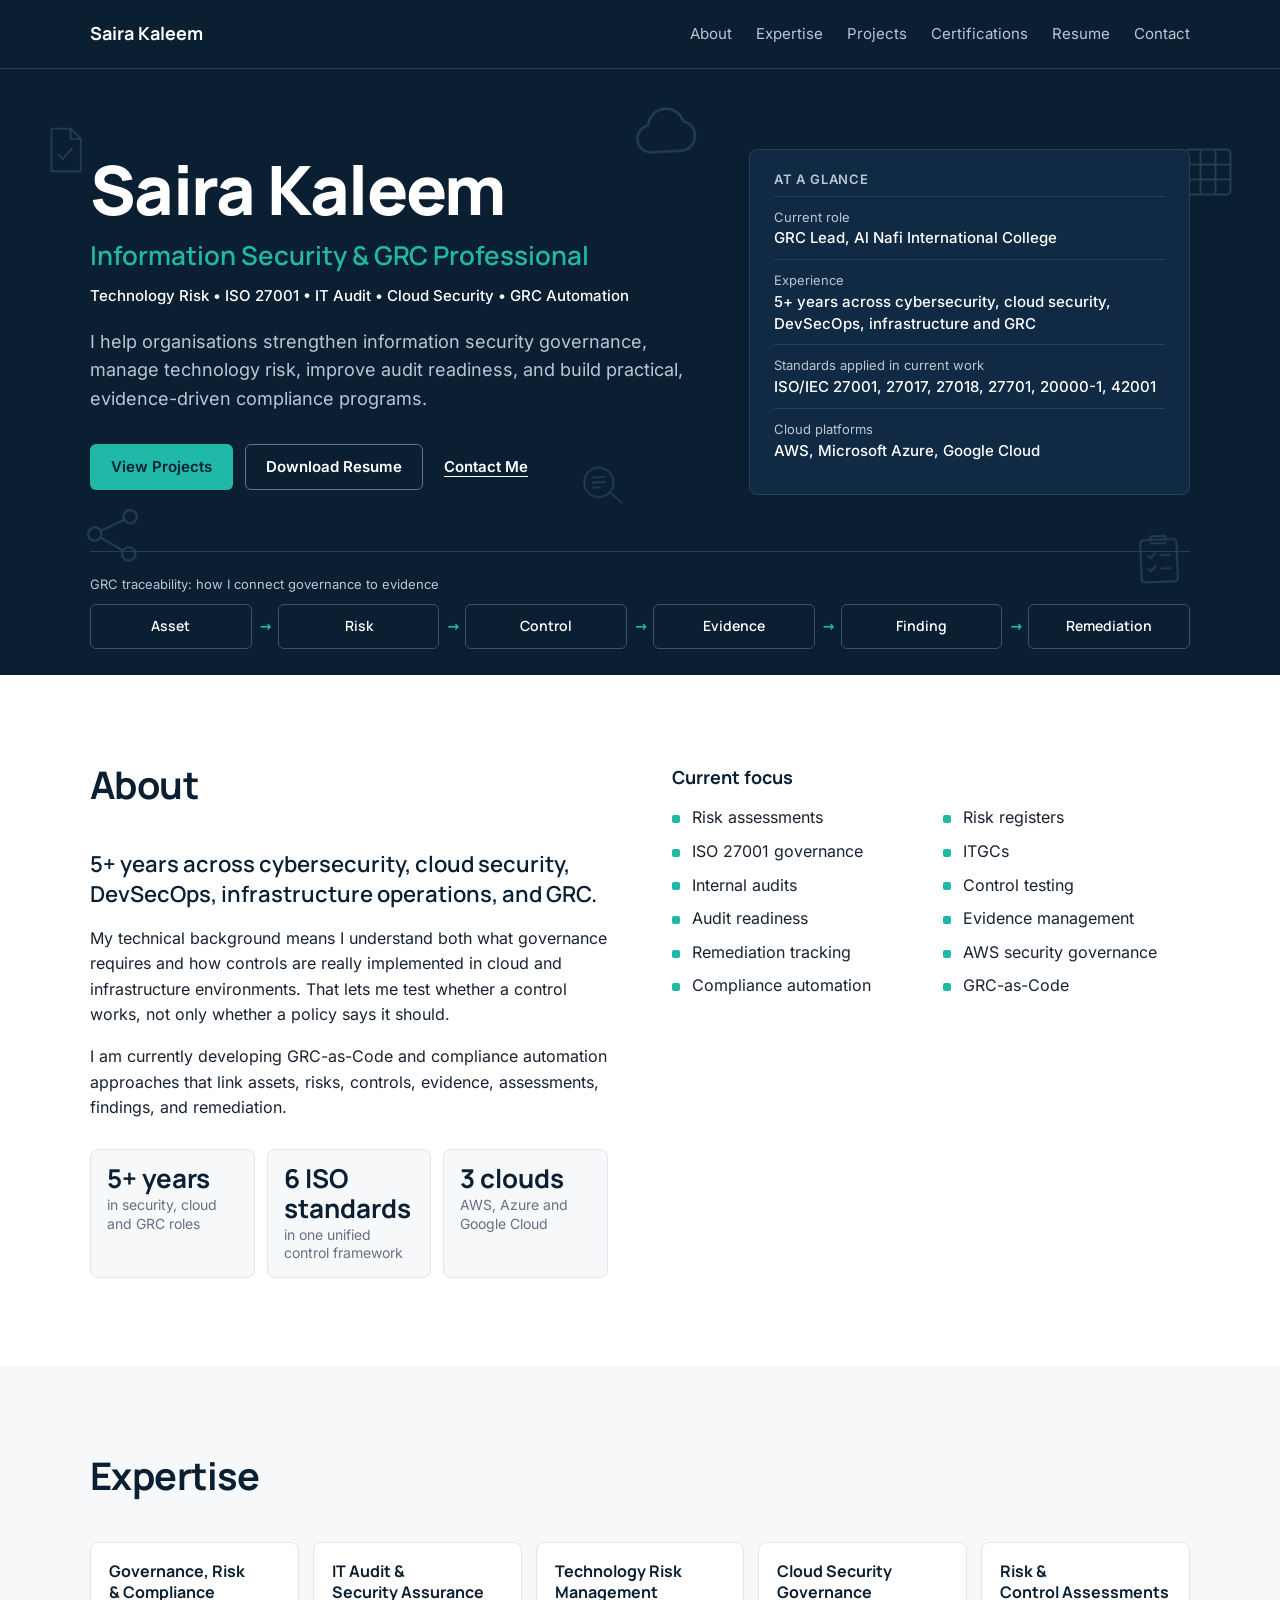
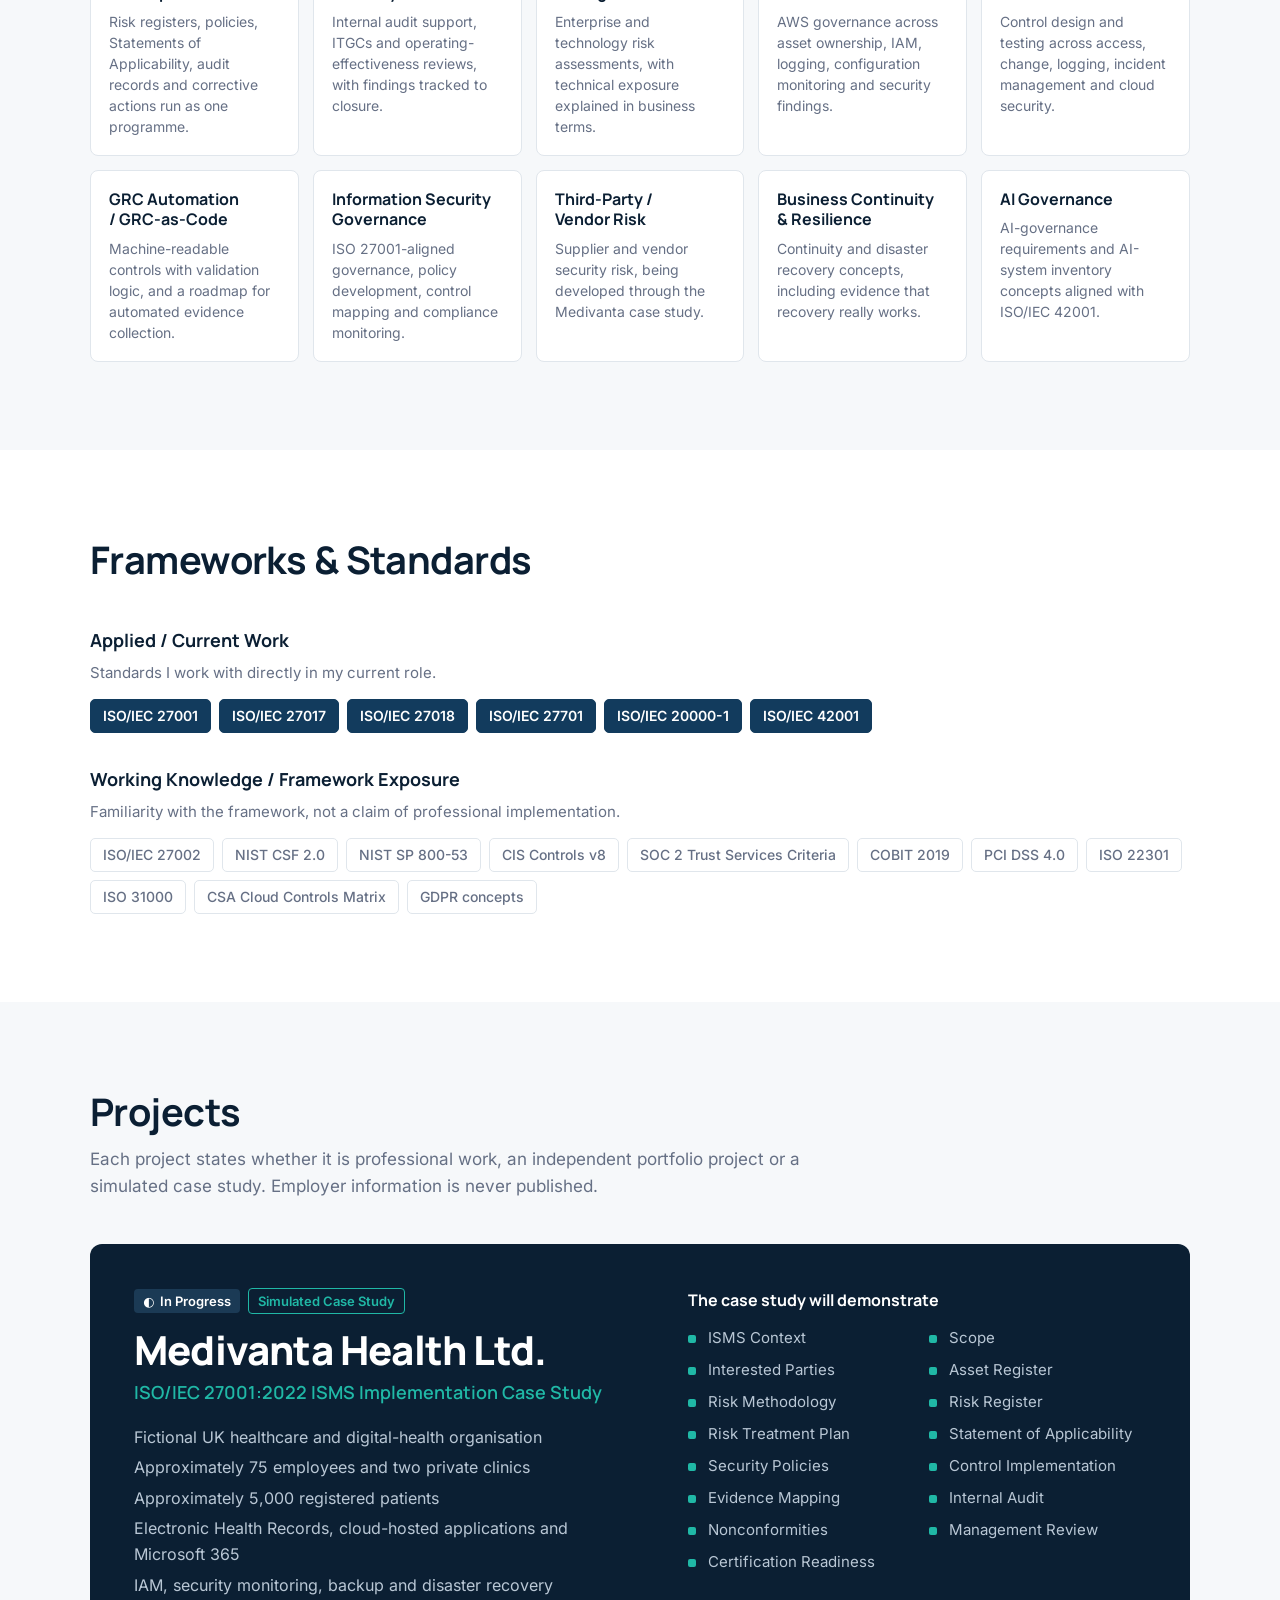
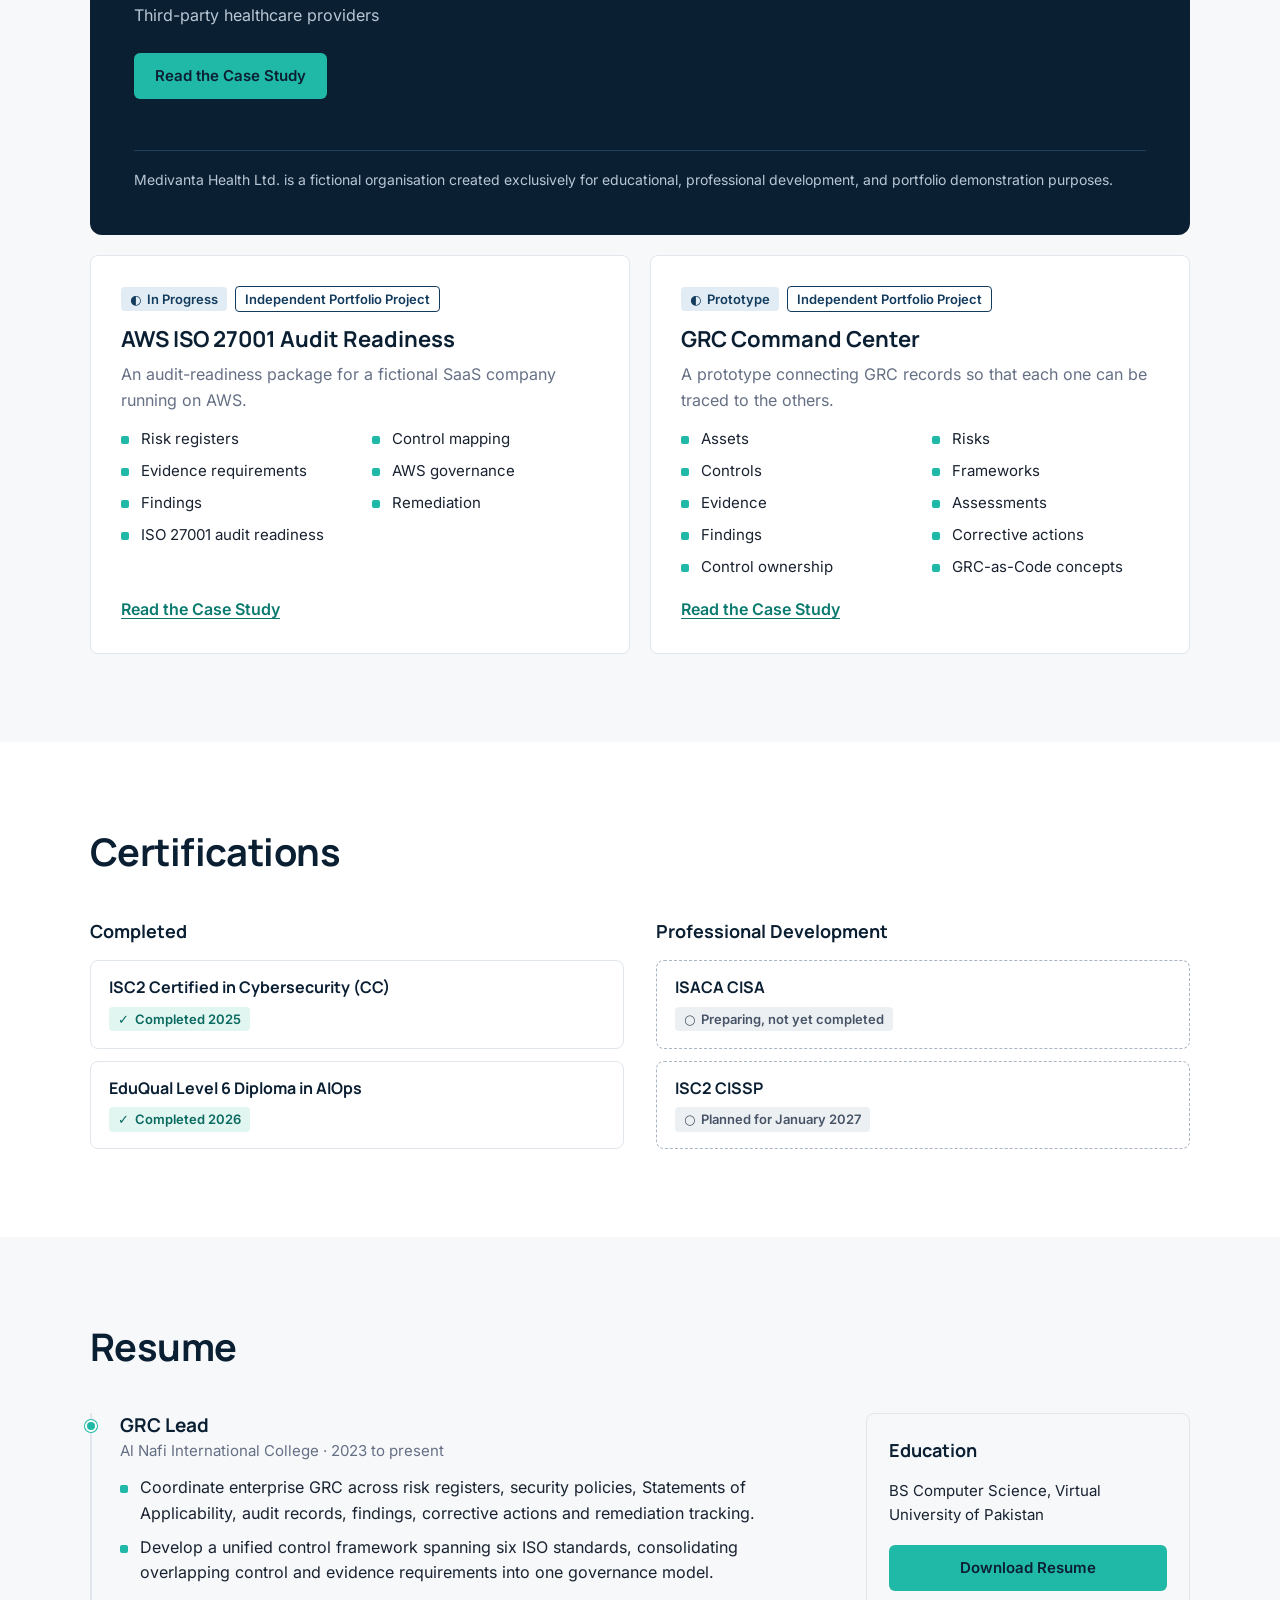
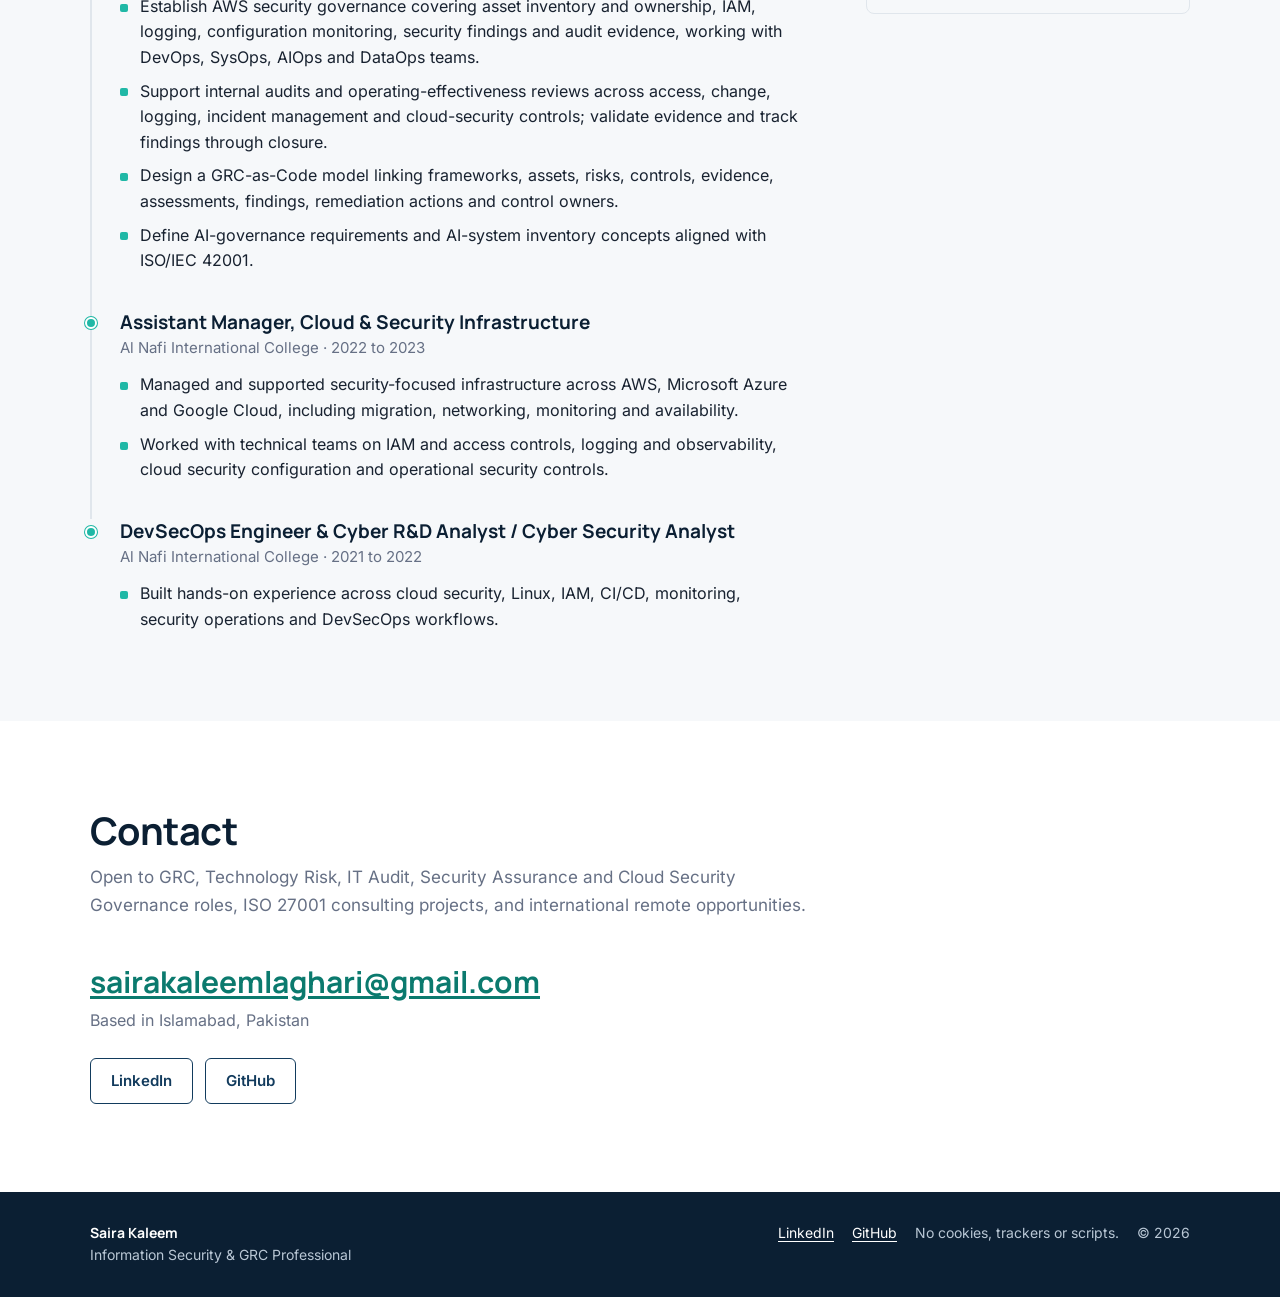
<file: index.html>
<!doctype html>
<html lang="en">
<head>
  <meta charset="utf-8">
  <meta name="viewport" content="width=device-width, initial-scale=1">
  <meta http-equiv="Content-Security-Policy" content="default-src 'none'; style-src 'self'; img-src 'self'; font-src 'self'; base-uri 'none'; form-action 'none'">
  <meta name="referrer" content="strict-origin-when-cross-origin">
  <title>Saira Kaleem | Information Security &amp; GRC Professional</title>
  <meta name="description" content="Information Security and GRC professional with 5+ years across technology risk, ISO 27001, IT audit and controls, cloud security, AWS governance and GRC automation.">
  <link rel="canonical" href="https://saira521.github.io/">
  <meta property="og:title" content="Saira Kaleem | Information Security &amp; GRC Professional">
  <meta property="og:description" content="Technology risk, ISO 27001, IT audit, cloud security and GRC automation. Portfolio and case studies.">
  <meta property="og:type" content="website">
  <meta property="og:url" content="https://saira521.github.io/">
  <link rel="icon" href="assets/favicon.svg" type="image/svg+xml">
  <link rel="preload" href="assets/fonts/manrope-var.woff2" as="font" type="font/woff2" crossorigin>
  <link rel="stylesheet" href="assets/styles.css">
  <script type="application/ld+json">
  {"@context":"https://schema.org","@type":"Person","name":"Saira Kaleem","jobTitle":"Information Security & GRC Professional","url":"https://saira521.github.io/","sameAs":["https://www.linkedin.com/in/sairakaleem/","https://github.com/Saira521"]}
  </script>
</head>
<body>
<a class="skip" href="#main">Skip to content</a>

<header class="site-head">
  <div class="wrap">
    <a class="brand" href="#top">Saira Kaleem</a>
    <nav class="nav" aria-label="Main">
      <a href="#about">About</a>
      <a href="#expertise">Expertise</a>
      <a href="#projects">Projects</a>
      <a href="#certifications">Certifications</a>
      <a href="#resume">Resume</a>
      <a href="#contact">Contact</a>
    </nav>
  </div>
</header>

<main id="main">
  <section class="hero" id="top">
    <div class="float-icons" aria-hidden="true"><span class="fi fi-1"></span><span class="fi fi-2"></span><span class="fi fi-3"></span><span class="fi fi-4"></span><span class="fi fi-5"></span><span class="fi fi-6"></span></div>
    <div class="wrap hero-grid">
      <div>
        <h1>Saira Kaleem</h1>
        <p class="hero-role">Information Security &amp; GRC Professional</p>
        <p class="hero-sub">Technology Risk • ISO 27001 • IT Audit • Cloud Security • GRC Automation</p>
        <p class="hero-intro">I help organisations strengthen information security governance, manage technology risk, improve audit readiness, and build practical, evidence-driven compliance programs.</p>
        <div class="actions">
          <a class="btn btn-primary" href="#projects">View Projects</a>
          <a class="btn btn-outline-dark" href="assets/Saira_Kaleem_Resume.pdf" download>Download Resume</a>
          <a class="btn btn-link-dark" href="#contact">Contact Me</a>
        </div>
      </div>
      <aside class="glance" aria-labelledby="glance-title">
        <h2 id="glance-title">At a glance</h2>
        <dl>
          <div><dt>Current role</dt><dd>GRC Lead, Al Nafi International College</dd></div>
          <div><dt>Experience</dt><dd>5+ years across cybersecurity, cloud security, DevSecOps, infrastructure and GRC</dd></div>
          <div><dt>Standards applied in current work</dt><dd>ISO/IEC 27001, 27017, 27018, 27701, 20000-1, 42001</dd></div>
          <div><dt>Cloud platforms</dt><dd>AWS, Microsoft Azure, Google Cloud</dd></div>
        </dl>
      </aside>
    </div>
    <div class="wrap">
      <div class="trace-strip">
        <p class="trace-label" id="trace-label">GRC traceability: how I connect governance to evidence</p>
        <ol class="flow flow-dark" aria-labelledby="trace-label">
          <li>Asset</li><li>Risk</li><li>Control</li><li>Evidence</li><li>Finding</li><li>Remediation</li>
        </ol>
      </div>
    </div>
  </section>

  <section class="section" id="about">
    <div class="wrap about-grid">
      <div class="about-text">
        <div class="section-head"><h2>About</h2></div>
        <p class="about-lede">5+ years across cybersecurity, cloud security, DevSecOps, infrastructure operations, and GRC.</p>
        <p>My technical background means I understand both what governance requires and how controls are really implemented in cloud and infrastructure environments. That lets me test whether a control works, not only whether a policy says it should.</p>
        <p>I am currently developing GRC-as-Code and compliance automation approaches that link assets, risks, controls, evidence, assessments, findings, and remediation.</p>
        <div class="stats">
          <div class="stat"><strong>5+ years</strong><span>in security, cloud and GRC roles</span></div>
          <div class="stat"><strong>6 ISO standards</strong><span>in one unified control framework</span></div>
          <div class="stat"><strong>3 clouds</strong><span>AWS, Azure and Google Cloud</span></div>
        </div>
      </div>
      <div>
        <h3 class="h-sub">Current focus</h3>
        <ul class="ticks ticks-2">
          <li>Risk assessments</li><li>Risk registers</li>
          <li>ISO 27001 governance</li><li>ITGCs</li>
          <li>Internal audits</li><li>Control testing</li>
          <li>Audit readiness</li><li>Evidence management</li>
          <li>Remediation tracking</li><li>AWS security governance</li>
          <li>Compliance automation</li><li>GRC-as-Code</li>
        </ul>
      </div>
    </div>
  </section>

  <section class="section section-alt" id="expertise">
    <div class="wrap">
      <div class="section-head"><h2>Expertise</h2></div>
      <div class="expertise-grid">
        <article class="expertise-card"><h3>Governance, Risk &amp; Compliance</h3><p>Risk registers, policies, Statements of Applicability, audit records and corrective actions run as one programme.</p></article>
        <article class="expertise-card"><h3>IT Audit &amp; Security Assurance</h3><p>Internal audit support, ITGCs and operating-effectiveness reviews, with findings tracked to closure.</p></article>
        <article class="expertise-card"><h3>Technology Risk Management</h3><p>Enterprise and technology risk assessments, with technical exposure explained in business terms.</p></article>
        <article class="expertise-card"><h3>Cloud Security Governance</h3><p>AWS governance across asset ownership, IAM, logging, configuration monitoring and security findings.</p></article>
        <article class="expertise-card"><h3>Risk &amp; Control Assessments</h3><p>Control design and testing across access, change, logging, incident management and cloud security.</p></article>
        <article class="expertise-card"><h3>GRC Automation / GRC-as-Code</h3><p>Machine-readable controls with validation logic, and a roadmap for automated evidence collection.</p></article>
        <article class="expertise-card"><h3>Information Security Governance</h3><p>ISO 27001-aligned governance, policy development, control mapping and compliance monitoring.</p></article>
        <article class="expertise-card"><h3>Third-Party / Vendor Risk</h3><p>Supplier and vendor security risk, being developed through the Medivanta case study.</p></article>
        <article class="expertise-card"><h3>Business Continuity &amp; Resilience</h3><p>Continuity and disaster recovery concepts, including evidence that recovery really works.</p></article>
        <article class="expertise-card"><h3>AI Governance</h3><p>AI-governance requirements and AI-system inventory concepts aligned with ISO/IEC 42001.</p></article>
      </div>
    </div>
  </section>

  <section class="section" id="frameworks">
    <div class="wrap">
      <div class="section-head"><h2>Frameworks &amp; Standards</h2></div>
      <div class="framework-group">
        <h3 class="h-sub">Applied / Current Work</h3>
        <p class="framework-note">Standards I work with directly in my current role.</p>
        <ul class="framework-list">
          <li class="framework-badge framework-badge-applied">ISO/IEC 27001</li>
          <li class="framework-badge framework-badge-applied">ISO/IEC 27017</li>
          <li class="framework-badge framework-badge-applied">ISO/IEC 27018</li>
          <li class="framework-badge framework-badge-applied">ISO/IEC 27701</li>
          <li class="framework-badge framework-badge-applied">ISO/IEC 20000-1</li>
          <li class="framework-badge framework-badge-applied">ISO/IEC 42001</li>
        </ul>
      </div>
      <div class="framework-group">
        <h3 class="h-sub">Working Knowledge / Framework Exposure</h3>
        <p class="framework-note">Familiarity with the framework, not a claim of professional implementation.</p>
        <ul class="framework-list">
          <li class="framework-badge">ISO/IEC 27002</li>
          <li class="framework-badge">NIST CSF 2.0</li>
          <li class="framework-badge">NIST SP 800-53</li>
          <li class="framework-badge">CIS Controls v8</li>
          <li class="framework-badge">SOC 2 Trust Services Criteria</li>
          <li class="framework-badge">COBIT 2019</li>
          <li class="framework-badge">PCI DSS 4.0</li>
          <li class="framework-badge">ISO 22301</li>
          <li class="framework-badge">ISO 31000</li>
          <li class="framework-badge">CSA Cloud Controls Matrix</li>
          <li class="framework-badge">GDPR concepts</li>
        </ul>
      </div>
    </div>
  </section>

  <section class="section section-alt" id="projects">
    <div class="wrap">
      <div class="section-head">
        <h2>Projects</h2>
        <p>Each project states whether it is professional work, an independent portfolio project or a simulated case study. Employer information is never published.</p>
      </div>

      <article class="project-card-featured project-featured">
        <div>
          <div class="label-row">
            <span class="status status-active"><span aria-hidden="true">◐</span> In Progress</span>
            <span class="type-badge">Simulated Case Study</span>
          </div>
          <h3>Medivanta Health Ltd.</h3>
          <p class="project-subtitle">ISO/IEC 27001:2022 ISMS Implementation Case Study</p>
          <ul class="project-facts">
            <li>Fictional UK healthcare and digital-health organisation</li>
            <li>Approximately 75 employees and two private clinics</li>
            <li>Approximately 5,000 registered patients</li>
            <li>Electronic Health Records, cloud-hosted applications and Microsoft 365</li>
            <li>IAM, security monitoring, backup and disaster recovery</li>
            <li>Third-party healthcare providers</li>
          </ul>
          <a class="btn btn-primary" href="projects/medivanta-isms.html">Read the Case Study</a>
        </div>
        <div>
          <h4>The case study will demonstrate</h4>
          <ul class="ticks ticks-2">
            <li>ISMS Context</li><li>Scope</li>
            <li>Interested Parties</li><li>Asset Register</li>
            <li>Risk Methodology</li><li>Risk Register</li>
            <li>Risk Treatment Plan</li><li>Statement of Applicability</li>
            <li>Security Policies</li><li>Control Implementation</li>
            <li>Evidence Mapping</li><li>Internal Audit</li>
            <li>Nonconformities</li><li>Management Review</li>
            <li>Certification Readiness</li>
          </ul>
        </div>
        <p class="disclaimer">Medivanta Health Ltd. is a fictional organisation created exclusively for educational, professional development, and portfolio demonstration purposes.</p>
      </article>

      <div class="project-grid">
        <article class="project-card">
          <div class="label-row">
            <span class="status status-active"><span aria-hidden="true">◐</span> In Progress</span>
            <span class="type-badge">Independent Portfolio Project</span>
          </div>
          <h3>AWS ISO 27001 Audit Readiness</h3>
          <p>An audit-readiness package for a fictional SaaS company running on AWS.</p>
          <ul class="ticks ticks-2">
            <li>Risk registers</li><li>Control mapping</li>
            <li>Evidence requirements</li><li>AWS governance</li>
            <li>Findings</li><li>Remediation</li>
            <li>ISO 27001 audit readiness</li>
          </ul>
          <a class="card-link" href="projects/aws-iso27001-audit-readiness.html">Read the Case Study</a>
        </article>
        <article class="project-card">
          <div class="label-row">
            <span class="status status-active"><span aria-hidden="true">◐</span> Prototype</span>
            <span class="type-badge">Independent Portfolio Project</span>
          </div>
          <h3>GRC Command Center</h3>
          <p>A prototype connecting GRC records so that each one can be traced to the others.</p>
          <ul class="ticks ticks-2">
            <li>Assets</li><li>Risks</li>
            <li>Controls</li><li>Frameworks</li>
            <li>Evidence</li><li>Assessments</li>
            <li>Findings</li><li>Corrective actions</li>
            <li>Control ownership</li><li>GRC-as-Code concepts</li>
          </ul>
          <a class="card-link" href="projects/grc-command-center.html">Read the Case Study</a>
        </article>
      </div>
    </div>
  </section>

  <section class="section" id="certifications">
    <div class="wrap">
      <div class="section-head"><h2>Certifications</h2></div>
      <div class="cert-grid">
        <div>
          <h3 class="h-sub">Completed</h3>
          <div class="cert-list">
            <article class="certification-card"><h4>ISC2 Certified in Cybersecurity (CC)</h4><span class="status status-pass"><span aria-hidden="true">✓</span> Completed 2025</span></article>
            <article class="certification-card"><h4>EduQual Level 6 Diploma in AIOps</h4><span class="status status-pass"><span aria-hidden="true">✓</span> Completed 2026</span></article>
          </div>
        </div>
        <div>
          <h3 class="h-sub">Professional Development</h3>
          <div class="cert-list">
            <article class="certification-card certification-card-pending"><h4>ISACA CISA</h4><span class="status status-neutral"><span aria-hidden="true">○</span> Preparing, not yet completed</span></article>
            <article class="certification-card certification-card-pending"><h4>ISC2 CISSP</h4><span class="status status-neutral"><span aria-hidden="true">○</span> Planned for January 2027</span></article>
          </div>
        </div>
      </div>
    </div>
  </section>

  <section class="section section-alt" id="resume">
    <div class="wrap">
      <div class="section-head"><h2>Resume</h2></div>
      <div class="resume-grid">
        <div class="timeline">
          <article class="timeline-item">
            <h3>GRC Lead</h3>
            <p class="timeline-meta">Al Nafi International College · 2023 to present</p>
            <ul class="ticks">
              <li>Coordinate enterprise GRC across risk registers, security policies, Statements of Applicability, audit records, findings, corrective actions and remediation tracking.</li>
              <li>Develop a unified control framework spanning six ISO standards, consolidating overlapping control and evidence requirements into one governance model.</li>
              <li>Establish AWS security governance covering asset inventory and ownership, IAM, logging, configuration monitoring, security findings and audit evidence, working with DevOps, SysOps, AIOps and DataOps teams.</li>
              <li>Support internal audits and operating-effectiveness reviews across access, change, logging, incident management and cloud-security controls; validate evidence and track findings through closure.</li>
              <li>Design a GRC-as-Code model linking frameworks, assets, risks, controls, evidence, assessments, findings, remediation actions and control owners.</li>
              <li>Define AI-governance requirements and AI-system inventory concepts aligned with ISO/IEC 42001.</li>
            </ul>
          </article>
          <article class="timeline-item">
            <h3>Assistant Manager, Cloud &amp; Security Infrastructure</h3>
            <p class="timeline-meta">Al Nafi International College · 2022 to 2023</p>
            <ul class="ticks">
              <li>Managed and supported security-focused infrastructure across AWS, Microsoft Azure and Google Cloud, including migration, networking, monitoring and availability.</li>
              <li>Worked with technical teams on IAM and access controls, logging and observability, cloud security configuration and operational security controls.</li>
            </ul>
          </article>
          <article class="timeline-item">
            <h3>DevSecOps Engineer &amp; Cyber R&amp;D Analyst / Cyber Security Analyst</h3>
            <p class="timeline-meta">Al Nafi International College · 2021 to 2022</p>
            <ul class="ticks">
              <li>Built hands-on experience across cloud security, Linux, IAM, CI/CD, monitoring, security operations and DevSecOps workflows.</li>
            </ul>
          </article>
        </div>
        <aside class="side-card">
          <h3 class="h-sub">Education</h3>
          <p>BS Computer Science, Virtual University of Pakistan</p>
          <a class="btn btn-primary" href="assets/Saira_Kaleem_Resume.pdf" download>Download Resume</a>
        </aside>
      </div>
    </div>
  </section>

  <section class="section" id="contact">
    <div class="wrap">
      <div class="section-head">
        <h2>Contact</h2>
        <p>Open to GRC, Technology Risk, IT Audit, Security Assurance and Cloud Security Governance roles, ISO 27001 consulting projects, and international remote opportunities.</p>
      </div>
      <p class="contact-email"><a href="mailto:sairakaleemlaghari@gmail.com">sairakaleemlaghari@gmail.com</a></p>
      <p class="contact-meta">Based in Islamabad, Pakistan</p>
      <div class="actions contact-actions">
        <a class="btn btn-outline" href="https://www.linkedin.com/in/sairakaleem/" rel="me noopener">LinkedIn</a>
        <a class="btn btn-outline" href="https://github.com/Saira521" rel="me noopener">GitHub</a>
      </div>
    </div>
  </section>
</main>

<footer class="site-foot">
  <div class="wrap">
    <div><strong>Saira Kaleem</strong><br>Information Security &amp; GRC Professional</div>
    <div class="foot-links">
      <a href="https://www.linkedin.com/in/sairakaleem/" rel="me noopener">LinkedIn</a>
      <a href="https://github.com/Saira521" rel="me noopener">GitHub</a>
      <span>No cookies, trackers or scripts.</span>
      <span>© 2026</span>
    </div>
  </div>
</footer>
</body>
</html>
</file>
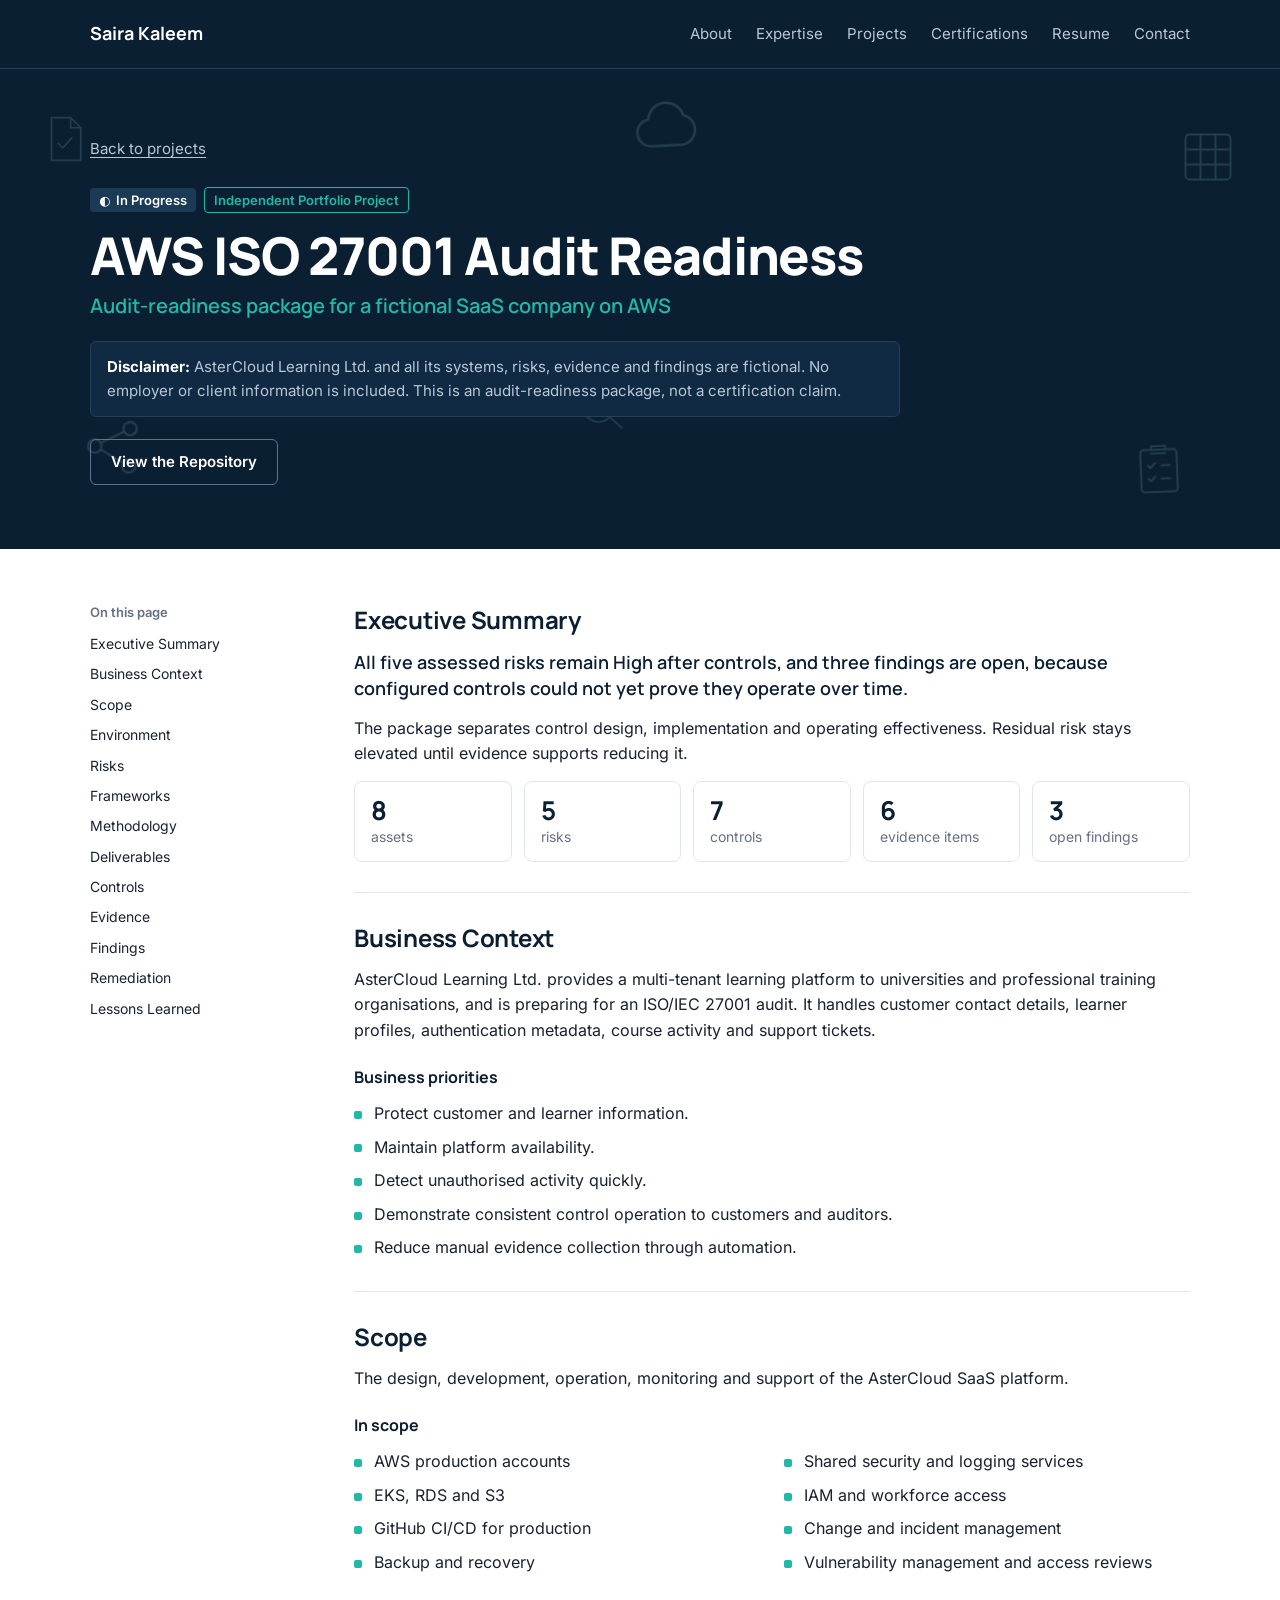
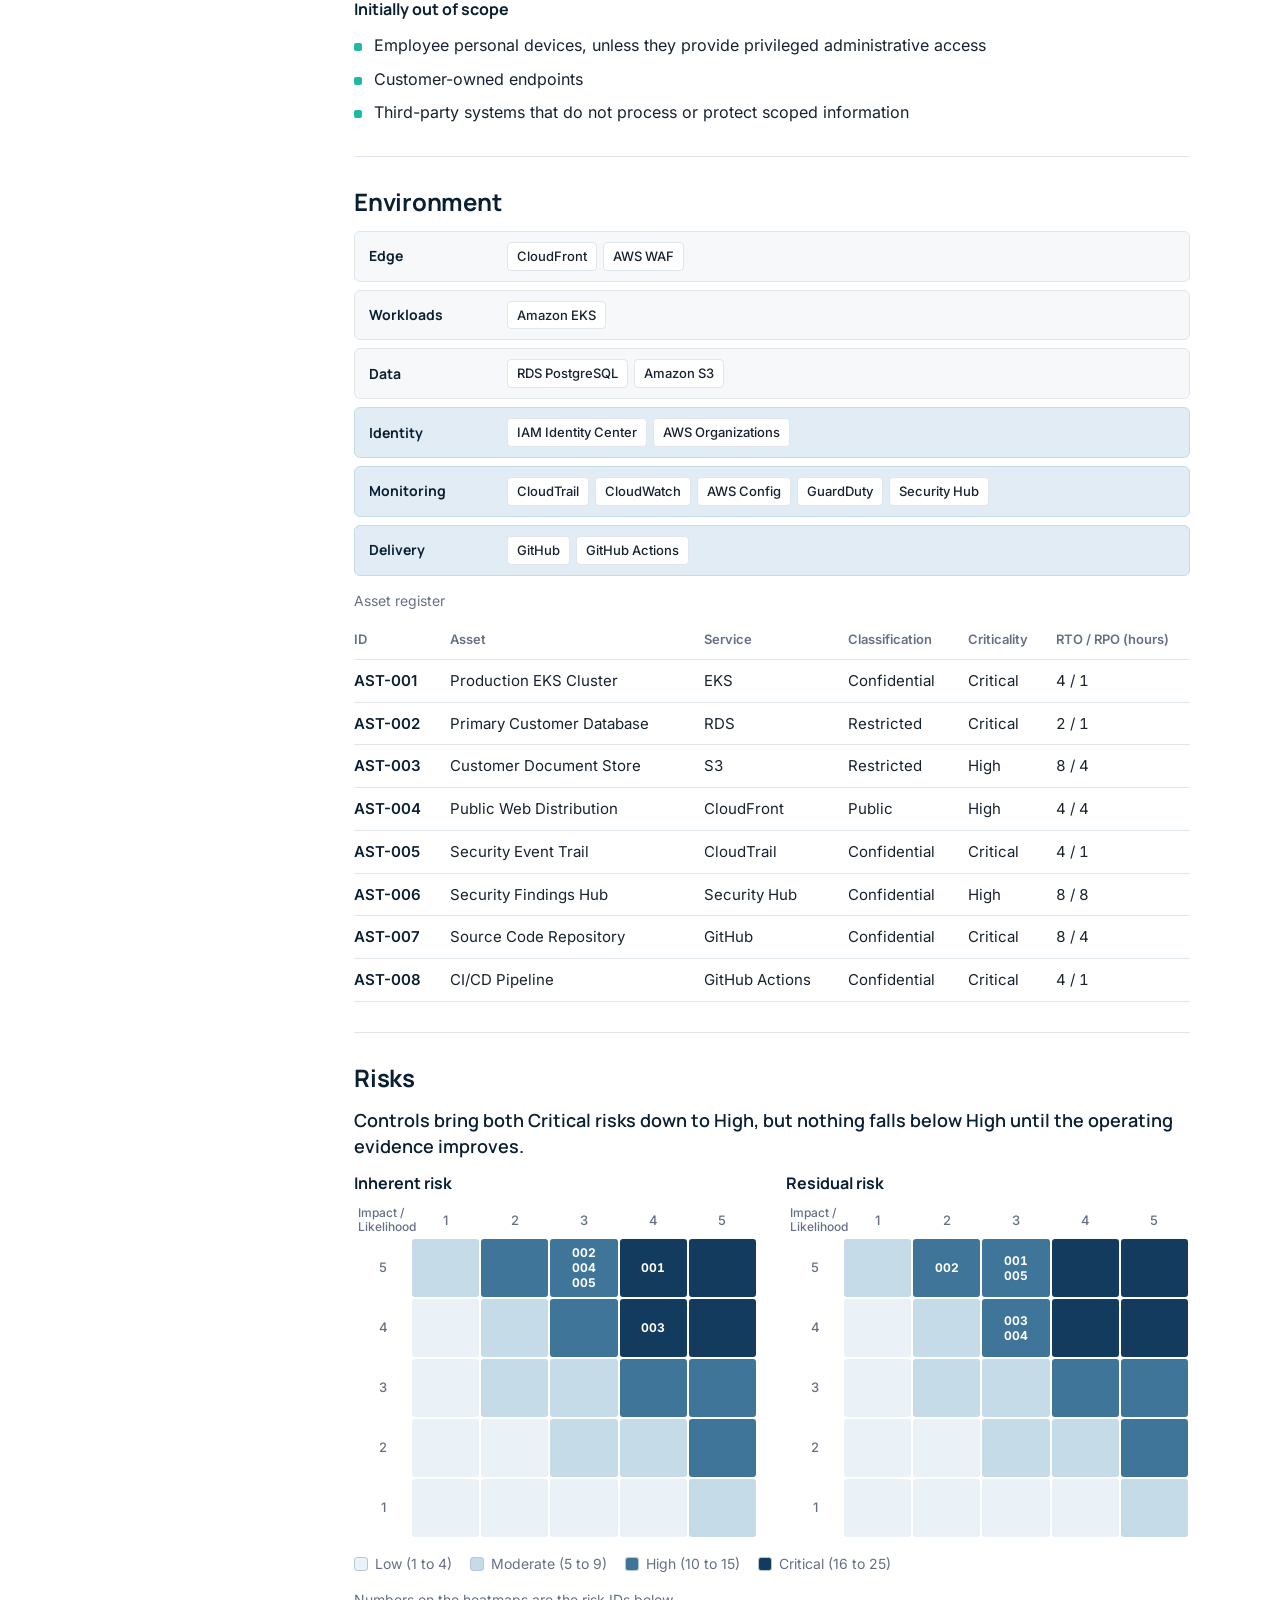
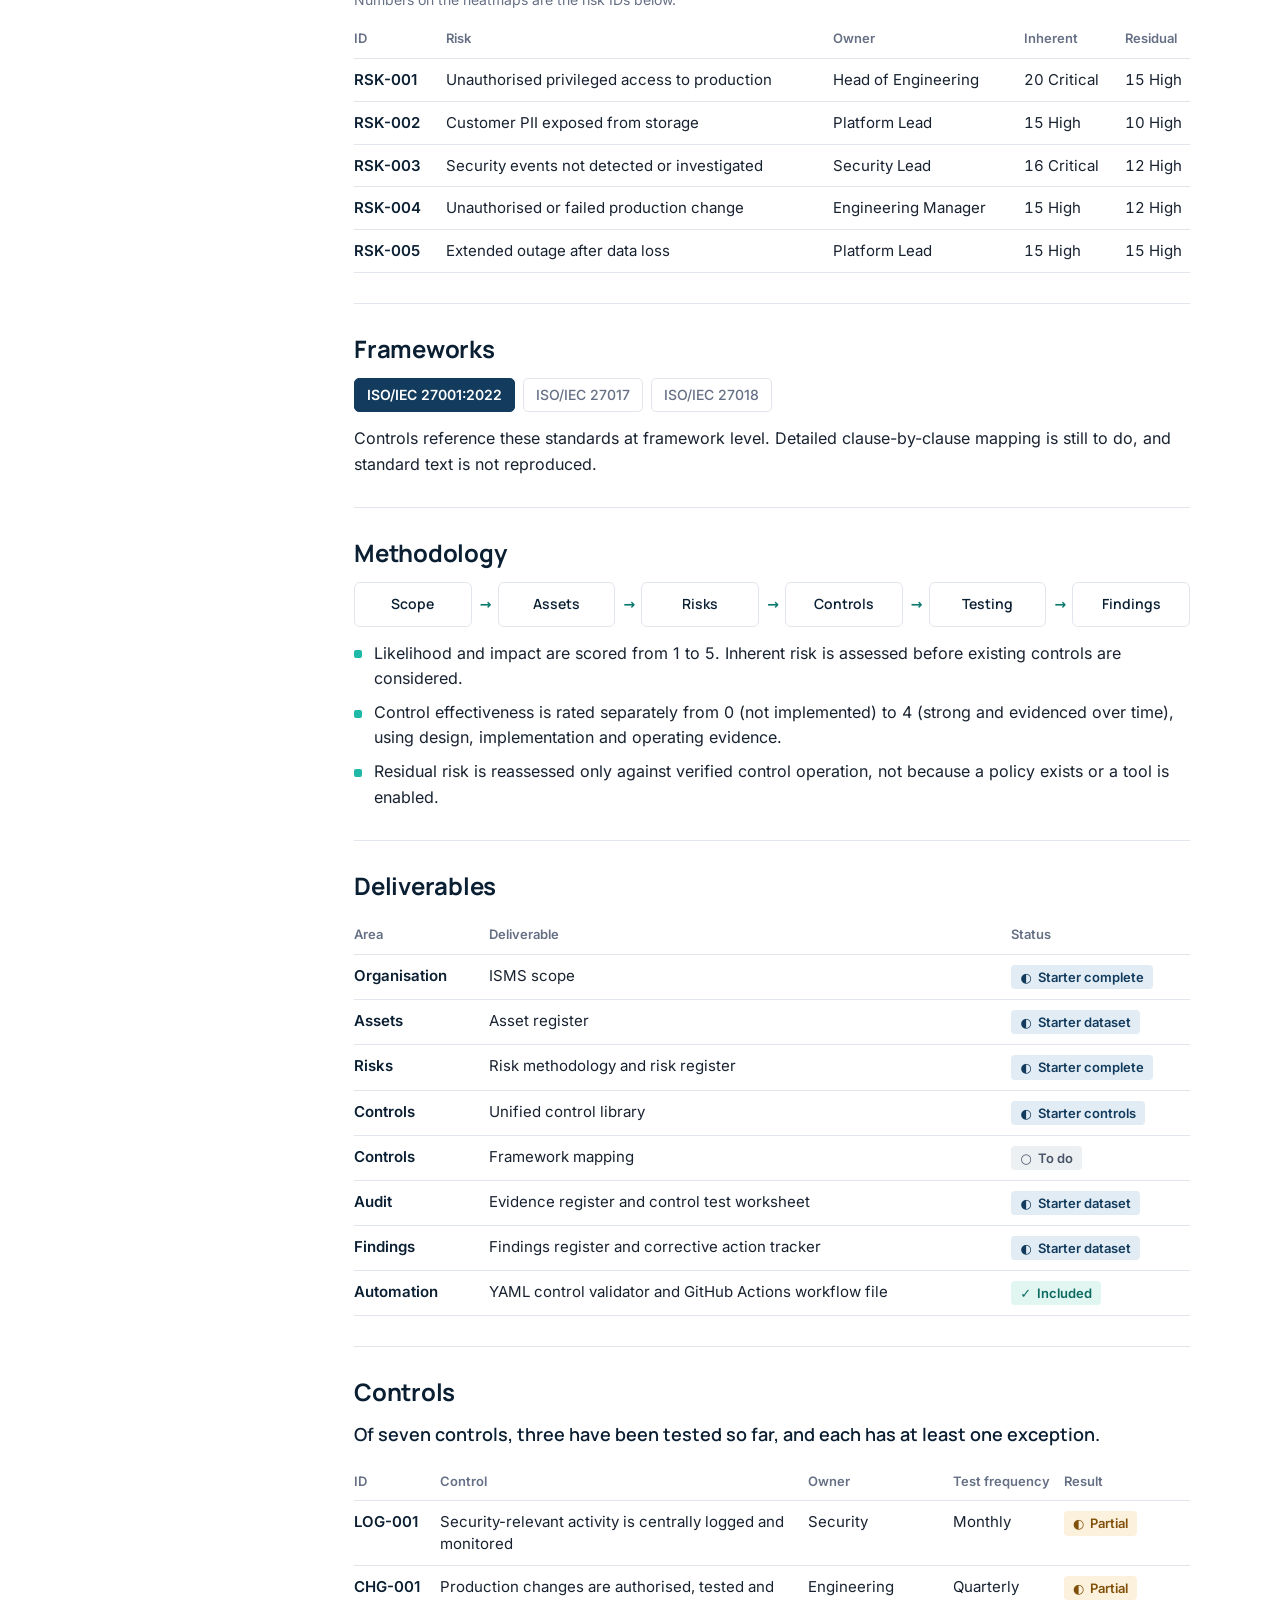
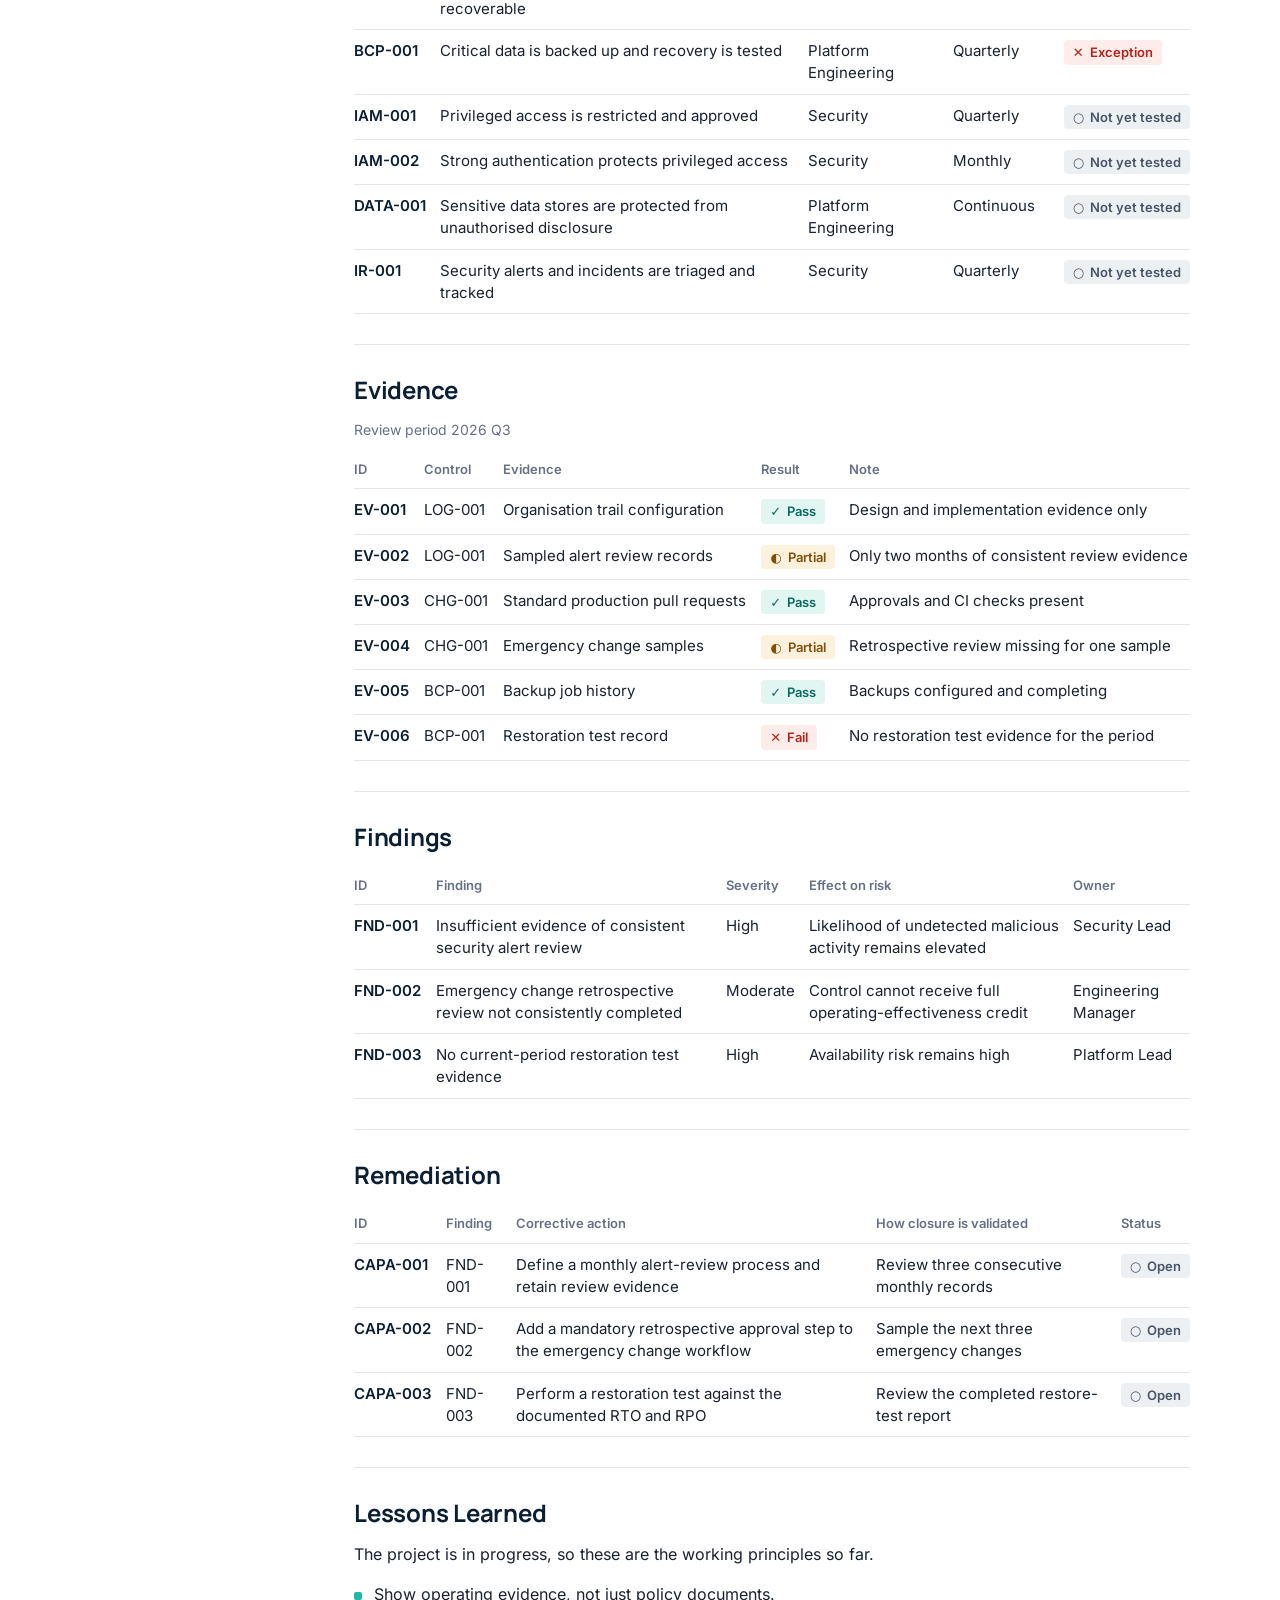
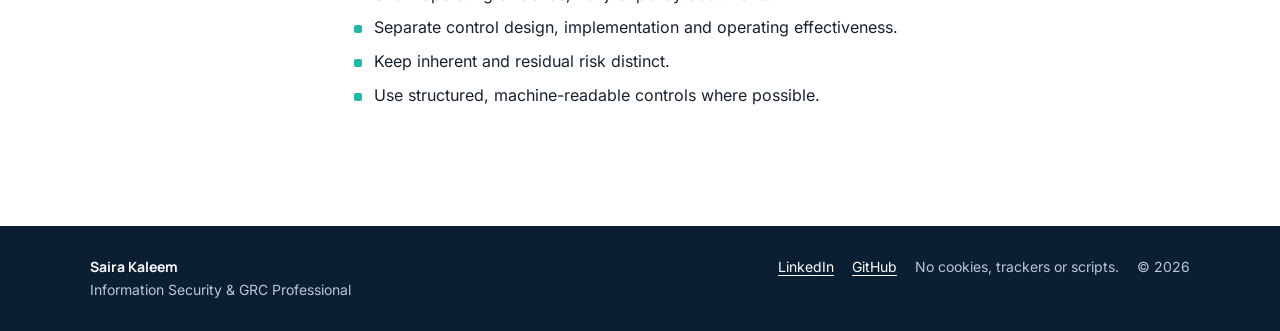
<file: projects/aws-iso27001-audit-readiness.html>
<!doctype html>
<html lang="en">
<head>
  <meta charset="utf-8">
  <meta name="viewport" content="width=device-width, initial-scale=1">
  <meta http-equiv="Content-Security-Policy" content="default-src 'none'; style-src 'self'; img-src 'self'; font-src 'self'; base-uri 'none'; form-action 'none'">
  <meta name="referrer" content="strict-origin-when-cross-origin">
  <title>AWS ISO 27001 Audit Readiness | Saira Kaleem</title>
  <meta name="description" content="Independent portfolio project: an ISO/IEC 27001 audit-readiness package for a fictional SaaS company on AWS, with risks, controls, evidence, findings and corrective actions.">
  <link rel="canonical" href="https://saira521.github.io/projects/aws-iso27001-audit-readiness.html">
  <link rel="icon" href="../assets/favicon.svg" type="image/svg+xml">
  <link rel="preload" href="../assets/fonts/manrope-var.woff2" as="font" type="font/woff2" crossorigin>
  <link rel="stylesheet" href="../assets/styles.css">
</head>
<body>
<a class="skip" href="#main">Skip to content</a>

<header class="site-head">
  <div class="wrap">
    <a class="brand" href="../index.html">Saira Kaleem</a>
    <nav class="nav" aria-label="Main">
      <a href="../index.html#about">About</a>
      <a href="../index.html#expertise">Expertise</a>
      <a href="../index.html#projects">Projects</a>
      <a href="../index.html#certifications">Certifications</a>
      <a href="../index.html#resume">Resume</a>
      <a href="../index.html#contact">Contact</a>
    </nav>
  </div>
</header>

<main id="main">
  <div class="cs-head">
    <div class="float-icons" aria-hidden="true"><span class="fi fi-1"></span><span class="fi fi-2"></span><span class="fi fi-3"></span><span class="fi fi-4"></span><span class="fi fi-5"></span><span class="fi fi-6"></span></div>
    <div class="wrap">
      <a class="cs-back" href="../index.html#projects">Back to projects</a>
      <div class="label-row">
        <span class="status status-active"><span aria-hidden="true">◐</span> In Progress</span>
        <span class="type-badge">Independent Portfolio Project</span>
      </div>
      <h1>AWS ISO 27001 Audit Readiness</h1>
      <p class="project-subtitle">Audit-readiness package for a fictional SaaS company on AWS</p>
      <p class="cs-note"><strong>Disclaimer:</strong> AsterCloud Learning Ltd. and all its systems, risks, evidence and findings are fictional. No employer or client information is included. This is an audit-readiness package, not a certification claim.</p>
      <div class="actions"><a class="btn btn-outline-dark" href="https://github.com/Saira521/grc-cloud-security-portfolio" rel="noopener">View the Repository</a></div>
    </div>
  </div>

  <div class="wrap cs-layout">
    <nav class="cs-toc" aria-labelledby="toc-title">
      <h2 id="toc-title">On this page</h2>
      <a href="#summary">Executive Summary</a>
      <a href="#context">Business Context</a>
      <a href="#scope">Scope</a>
      <a href="#environment">Environment</a>
      <a href="#risks">Risks</a>
      <a href="#frameworks">Frameworks</a>
      <a href="#methodology">Methodology</a>
      <a href="#deliverables">Deliverables</a>
      <a href="#controls">Controls</a>
      <a href="#evidence">Evidence</a>
      <a href="#findings">Findings</a>
      <a href="#remediation">Remediation</a>
      <a href="#lessons">Lessons Learned</a>
    </nav>

    <div>
      <section class="case-study-section" id="summary">
        <h2>Executive Summary</h2>
        <p class="lead">All five assessed risks remain High after controls, and three findings are open, because configured controls could not yet prove they operate over time.</p>
        <p>The package separates control design, implementation and operating effectiveness. Residual risk stays elevated until evidence supports reducing it.</p>
        <div class="stats">
          <div class="stat"><strong>8</strong><span>assets</span></div>
          <div class="stat"><strong>5</strong><span>risks</span></div>
          <div class="stat"><strong>7</strong><span>controls</span></div>
          <div class="stat"><strong>6</strong><span>evidence items</span></div>
          <div class="stat"><strong>3</strong><span>open findings</span></div>
        </div>
      </section>

      <section class="case-study-section" id="context">
        <h2>Business Context</h2>
        <p>AsterCloud Learning Ltd. provides a multi-tenant learning platform to universities and professional training organisations, and is preparing for an ISO/IEC 27001 audit. It handles customer contact details, learner profiles, authentication metadata, course activity and support tickets.</p>
        <h3>Business priorities</h3>
        <ul class="ticks">
          <li>Protect customer and learner information.</li>
          <li>Maintain platform availability.</li>
          <li>Detect unauthorised activity quickly.</li>
          <li>Demonstrate consistent control operation to customers and auditors.</li>
          <li>Reduce manual evidence collection through automation.</li>
        </ul>
      </section>

      <section class="case-study-section" id="scope">
        <h2>Scope</h2>
        <p>The design, development, operation, monitoring and support of the AsterCloud SaaS platform.</p>
        <h3>In scope</h3>
        <ul class="ticks ticks-2">
          <li>AWS production accounts</li>
          <li>Shared security and logging services</li>
          <li>EKS, RDS and S3</li>
          <li>IAM and workforce access</li>
          <li>GitHub CI/CD for production</li>
          <li>Change and incident management</li>
          <li>Backup and recovery</li>
          <li>Vulnerability management and access reviews</li>
        </ul>
        <h3>Initially out of scope</h3>
        <ul class="ticks">
          <li>Employee personal devices, unless they provide privileged administrative access</li>
          <li>Customer-owned endpoints</li>
          <li>Third-party systems that do not process or protect scoped information</li>
        </ul>
      </section>

      <section class="case-study-section" id="environment">
        <h2>Environment</h2>
        <figure class="arch" aria-label="Cloud security architecture by layer">
          <div class="arch-row"><strong>Edge</strong><ul><li>CloudFront</li><li>AWS WAF</li></ul></div>
          <div class="arch-row"><strong>Workloads</strong><ul><li>Amazon EKS</li></ul></div>
          <div class="arch-row"><strong>Data</strong><ul><li>RDS PostgreSQL</li><li>Amazon S3</li></ul></div>
          <div class="arch-row arch-row-control"><strong>Identity</strong><ul><li>IAM Identity Center</li><li>AWS Organizations</li></ul></div>
          <div class="arch-row arch-row-control"><strong>Monitoring</strong><ul><li>CloudTrail</li><li>CloudWatch</li><li>AWS Config</li><li>GuardDuty</li><li>Security Hub</li></ul></div>
          <div class="arch-row arch-row-control"><strong>Delivery</strong><ul><li>GitHub</li><li>GitHub Actions</li></ul></div>
        </figure>
        <div class="table-wrap">
          <table class="data-table wide">
            <caption>Asset register</caption>
            <thead><tr><th scope="col">ID</th><th scope="col">Asset</th><th scope="col">Service</th><th scope="col">Classification</th><th scope="col">Criticality</th><th scope="col">RTO / RPO (hours)</th></tr></thead>
            <tbody>
              <tr><th scope="row">AST-001</th><td>Production EKS Cluster</td><td>EKS</td><td>Confidential</td><td>Critical</td><td class="num">4 / 1</td></tr>
              <tr><th scope="row">AST-002</th><td>Primary Customer Database</td><td>RDS</td><td>Restricted</td><td>Critical</td><td class="num">2 / 1</td></tr>
              <tr><th scope="row">AST-003</th><td>Customer Document Store</td><td>S3</td><td>Restricted</td><td>High</td><td class="num">8 / 4</td></tr>
              <tr><th scope="row">AST-004</th><td>Public Web Distribution</td><td>CloudFront</td><td>Public</td><td>High</td><td class="num">4 / 4</td></tr>
              <tr><th scope="row">AST-005</th><td>Security Event Trail</td><td>CloudTrail</td><td>Confidential</td><td>Critical</td><td class="num">4 / 1</td></tr>
              <tr><th scope="row">AST-006</th><td>Security Findings Hub</td><td>Security Hub</td><td>Confidential</td><td>High</td><td class="num">8 / 8</td></tr>
              <tr><th scope="row">AST-007</th><td>Source Code Repository</td><td>GitHub</td><td>Confidential</td><td>Critical</td><td class="num">8 / 4</td></tr>
              <tr><th scope="row">AST-008</th><td>CI/CD Pipeline</td><td>GitHub Actions</td><td>Confidential</td><td>Critical</td><td class="num">4 / 1</td></tr>
            </tbody>
          </table>
        </div>
      </section>

      <section class="case-study-section" id="risks">
        <h2>Risks</h2>
        <p class="lead">Controls bring both Critical risks down to High, but nothing falls below High until the operating evidence improves.</p>
        <div class="heatmap-pair">
          <div class="table-wrap">
            <table class="risk-heatmap">
              <caption>Inherent risk</caption>
              <thead><tr><th class="corner" scope="col">Impact / Likelihood</th><th scope="col">1</th><th scope="col">2</th><th scope="col">3</th><th scope="col">4</th><th scope="col">5</th></tr></thead>
              <tbody>
                <tr><th scope="row">5</th><td class="risk-moderate"></td><td class="risk-high"></td><td class="risk-high" title="Likelihood 3 × Impact 5 = 15, High">002<br>004<br>005</td><td class="risk-critical" title="Likelihood 4 × Impact 5 = 20, Critical">001</td><td class="risk-critical"></td></tr>
                <tr><th scope="row">4</th><td class="risk-low"></td><td class="risk-moderate"></td><td class="risk-high"></td><td class="risk-critical" title="Likelihood 4 × Impact 4 = 16, Critical">003</td><td class="risk-critical"></td></tr>
                <tr><th scope="row">3</th><td class="risk-low"></td><td class="risk-moderate"></td><td class="risk-moderate"></td><td class="risk-high"></td><td class="risk-high"></td></tr>
                <tr><th scope="row">2</th><td class="risk-low"></td><td class="risk-low"></td><td class="risk-moderate"></td><td class="risk-moderate"></td><td class="risk-high"></td></tr>
                <tr><th scope="row">1</th><td class="risk-low"></td><td class="risk-low"></td><td class="risk-low"></td><td class="risk-low"></td><td class="risk-moderate"></td></tr>
              </tbody>
            </table>
          </div>
          <div class="table-wrap">
            <table class="risk-heatmap">
              <caption>Residual risk</caption>
              <thead><tr><th class="corner" scope="col">Impact / Likelihood</th><th scope="col">1</th><th scope="col">2</th><th scope="col">3</th><th scope="col">4</th><th scope="col">5</th></tr></thead>
              <tbody>
                <tr><th scope="row">5</th><td class="risk-moderate"></td><td class="risk-high" title="Likelihood 2 × Impact 5 = 10, High">002</td><td class="risk-high" title="Likelihood 3 × Impact 5 = 15, High">001<br>005</td><td class="risk-critical"></td><td class="risk-critical"></td></tr>
                <tr><th scope="row">4</th><td class="risk-low"></td><td class="risk-moderate"></td><td class="risk-high" title="Likelihood 3 × Impact 4 = 12, High">003<br>004</td><td class="risk-critical"></td><td class="risk-critical"></td></tr>
                <tr><th scope="row">3</th><td class="risk-low"></td><td class="risk-moderate"></td><td class="risk-moderate"></td><td class="risk-high"></td><td class="risk-high"></td></tr>
                <tr><th scope="row">2</th><td class="risk-low"></td><td class="risk-low"></td><td class="risk-moderate"></td><td class="risk-moderate"></td><td class="risk-high"></td></tr>
                <tr><th scope="row">1</th><td class="risk-low"></td><td class="risk-low"></td><td class="risk-low"></td><td class="risk-low"></td><td class="risk-moderate"></td></tr>
              </tbody>
            </table>
          </div>
        </div>
        <ul class="heatmap-legend" aria-label="Rating bands">
          <li><i class="risk-low"></i>Low (1 to 4)</li>
          <li><i class="risk-moderate"></i>Moderate (5 to 9)</li>
          <li><i class="risk-high"></i>High (10 to 15)</li>
          <li><i class="risk-critical"></i>Critical (16 to 25)</li>
        </ul>
        <div class="table-wrap">
          <table class="data-table wide">
            <caption>Numbers on the heatmaps are the risk IDs below.</caption>
            <thead><tr><th scope="col">ID</th><th scope="col">Risk</th><th scope="col">Owner</th><th scope="col">Inherent</th><th scope="col">Residual</th></tr></thead>
            <tbody>
              <tr><th scope="row">RSK-001</th><td>Unauthorised privileged access to production</td><td>Head of Engineering</td><td class="num">20 Critical</td><td class="num">15 High</td></tr>
              <tr><th scope="row">RSK-002</th><td>Customer PII exposed from storage</td><td>Platform Lead</td><td class="num">15 High</td><td class="num">10 High</td></tr>
              <tr><th scope="row">RSK-003</th><td>Security events not detected or investigated</td><td>Security Lead</td><td class="num">16 Critical</td><td class="num">12 High</td></tr>
              <tr><th scope="row">RSK-004</th><td>Unauthorised or failed production change</td><td>Engineering Manager</td><td class="num">15 High</td><td class="num">12 High</td></tr>
              <tr><th scope="row">RSK-005</th><td>Extended outage after data loss</td><td>Platform Lead</td><td class="num">15 High</td><td class="num">15 High</td></tr>
            </tbody>
          </table>
        </div>
      </section>

      <section class="case-study-section" id="frameworks">
        <h2>Frameworks</h2>
        <ul class="framework-list">
          <li class="framework-badge framework-badge-applied">ISO/IEC 27001:2022</li>
          <li class="framework-badge">ISO/IEC 27017</li>
          <li class="framework-badge">ISO/IEC 27018</li>
        </ul>
        <p>Controls reference these standards at framework level. Detailed clause-by-clause mapping is still to do, and standard text is not reproduced.</p>
      </section>

      <section class="case-study-section" id="methodology">
        <h2>Methodology</h2>
        <ol class="flow" aria-label="Audit workflow">
          <li>Scope</li><li>Assets</li><li>Risks</li><li>Controls</li><li>Testing</li><li>Findings</li>
        </ol>
        <ul class="ticks">
          <li>Likelihood and impact are scored from 1 to 5. Inherent risk is assessed before existing controls are considered.</li>
          <li>Control effectiveness is rated separately from 0 (not implemented) to 4 (strong and evidenced over time), using design, implementation and operating evidence.</li>
          <li>Residual risk is reassessed only against verified control operation, not because a policy exists or a tool is enabled.</li>
        </ul>
      </section>

      <section class="case-study-section" id="deliverables">
        <h2>Deliverables</h2>
        <div class="table-wrap">
          <table class="data-table">
            <thead><tr><th scope="col">Area</th><th scope="col">Deliverable</th><th scope="col">Status</th></tr></thead>
            <tbody>
              <tr><th scope="row">Organisation</th><td>ISMS scope</td><td><span class="status status-active"><span aria-hidden="true">◐</span> Starter complete</span></td></tr>
              <tr><th scope="row">Assets</th><td>Asset register</td><td><span class="status status-active"><span aria-hidden="true">◐</span> Starter dataset</span></td></tr>
              <tr><th scope="row">Risks</th><td>Risk methodology and risk register</td><td><span class="status status-active"><span aria-hidden="true">◐</span> Starter complete</span></td></tr>
              <tr><th scope="row">Controls</th><td>Unified control library</td><td><span class="status status-active"><span aria-hidden="true">◐</span> Starter controls</span></td></tr>
              <tr><th scope="row">Controls</th><td>Framework mapping</td><td><span class="status status-neutral"><span aria-hidden="true">○</span> To do</span></td></tr>
              <tr><th scope="row">Audit</th><td>Evidence register and control test worksheet</td><td><span class="status status-active"><span aria-hidden="true">◐</span> Starter dataset</span></td></tr>
              <tr><th scope="row">Findings</th><td>Findings register and corrective action tracker</td><td><span class="status status-active"><span aria-hidden="true">◐</span> Starter dataset</span></td></tr>
              <tr><th scope="row">Automation</th><td>YAML control validator and GitHub Actions workflow file</td><td><span class="status status-pass"><span aria-hidden="true">✓</span> Included</span></td></tr>
            </tbody>
          </table>
        </div>
      </section>

      <section class="case-study-section" id="controls">
        <h2>Controls</h2>
        <p class="lead">Of seven controls, three have been tested so far, and each has at least one exception.</p>
        <div class="table-wrap">
          <table class="data-table wide control-status">
            <thead><tr><th scope="col">ID</th><th scope="col">Control</th><th scope="col">Owner</th><th scope="col">Test frequency</th><th scope="col">Result</th></tr></thead>
            <tbody>
              <tr><th scope="row">LOG-001</th><td>Security-relevant activity is centrally logged and monitored</td><td>Security</td><td>Monthly</td><td><span class="status status-partial"><span aria-hidden="true">◐</span> Partial</span></td></tr>
              <tr><th scope="row">CHG-001</th><td>Production changes are authorised, tested and recoverable</td><td>Engineering</td><td>Quarterly</td><td><span class="status status-partial"><span aria-hidden="true">◐</span> Partial</span></td></tr>
              <tr><th scope="row">BCP-001</th><td>Critical data is backed up and recovery is tested</td><td>Platform Engineering</td><td>Quarterly</td><td><span class="status status-fail"><span aria-hidden="true">✕</span> Exception</span></td></tr>
              <tr><th scope="row">IAM-001</th><td>Privileged access is restricted and approved</td><td>Security</td><td>Quarterly</td><td><span class="status status-neutral"><span aria-hidden="true">○</span> Not yet tested</span></td></tr>
              <tr><th scope="row">IAM-002</th><td>Strong authentication protects privileged access</td><td>Security</td><td>Monthly</td><td><span class="status status-neutral"><span aria-hidden="true">○</span> Not yet tested</span></td></tr>
              <tr><th scope="row">DATA-001</th><td>Sensitive data stores are protected from unauthorised disclosure</td><td>Platform Engineering</td><td>Continuous</td><td><span class="status status-neutral"><span aria-hidden="true">○</span> Not yet tested</span></td></tr>
              <tr><th scope="row">IR-001</th><td>Security alerts and incidents are triaged and tracked</td><td>Security</td><td>Quarterly</td><td><span class="status status-neutral"><span aria-hidden="true">○</span> Not yet tested</span></td></tr>
            </tbody>
          </table>
        </div>
      </section>

      <section class="case-study-section" id="evidence">
        <h2>Evidence</h2>
        <div class="table-wrap">
          <table class="data-table wide evidence-table">
            <caption>Review period 2026 Q3</caption>
            <thead><tr><th scope="col">ID</th><th scope="col">Control</th><th scope="col">Evidence</th><th scope="col">Result</th><th scope="col">Note</th></tr></thead>
            <tbody>
              <tr><th scope="row">EV-001</th><td>LOG-001</td><td>Organisation trail configuration</td><td><span class="status status-pass"><span aria-hidden="true">✓</span> Pass</span></td><td>Design and implementation evidence only</td></tr>
              <tr><th scope="row">EV-002</th><td>LOG-001</td><td>Sampled alert review records</td><td><span class="status status-partial"><span aria-hidden="true">◐</span> Partial</span></td><td>Only two months of consistent review evidence</td></tr>
              <tr><th scope="row">EV-003</th><td>CHG-001</td><td>Standard production pull requests</td><td><span class="status status-pass"><span aria-hidden="true">✓</span> Pass</span></td><td>Approvals and CI checks present</td></tr>
              <tr><th scope="row">EV-004</th><td>CHG-001</td><td>Emergency change samples</td><td><span class="status status-partial"><span aria-hidden="true">◐</span> Partial</span></td><td>Retrospective review missing for one sample</td></tr>
              <tr><th scope="row">EV-005</th><td>BCP-001</td><td>Backup job history</td><td><span class="status status-pass"><span aria-hidden="true">✓</span> Pass</span></td><td>Backups configured and completing</td></tr>
              <tr><th scope="row">EV-006</th><td>BCP-001</td><td>Restoration test record</td><td><span class="status status-fail"><span aria-hidden="true">✕</span> Fail</span></td><td>No restoration test evidence for the period</td></tr>
            </tbody>
          </table>
        </div>
      </section>

      <section class="case-study-section" id="findings">
        <h2>Findings</h2>
        <div class="table-wrap">
          <table class="data-table wide">
            <thead><tr><th scope="col">ID</th><th scope="col">Finding</th><th scope="col">Severity</th><th scope="col">Effect on risk</th><th scope="col">Owner</th></tr></thead>
            <tbody>
              <tr><th scope="row">FND-001</th><td>Insufficient evidence of consistent security alert review</td><td>High</td><td>Likelihood of undetected malicious activity remains elevated</td><td>Security Lead</td></tr>
              <tr><th scope="row">FND-002</th><td>Emergency change retrospective review not consistently completed</td><td>Moderate</td><td>Control cannot receive full operating-effectiveness credit</td><td>Engineering Manager</td></tr>
              <tr><th scope="row">FND-003</th><td>No current-period restoration test evidence</td><td>High</td><td>Availability risk remains high</td><td>Platform Lead</td></tr>
            </tbody>
          </table>
        </div>
      </section>

      <section class="case-study-section" id="remediation">
        <h2>Remediation</h2>
        <div class="table-wrap">
          <table class="data-table wide">
            <thead><tr><th scope="col">ID</th><th scope="col">Finding</th><th scope="col">Corrective action</th><th scope="col">How closure is validated</th><th scope="col">Status</th></tr></thead>
            <tbody>
              <tr><th scope="row">CAPA-001</th><td>FND-001</td><td>Define a monthly alert-review process and retain review evidence</td><td>Review three consecutive monthly records</td><td><span class="status status-neutral"><span aria-hidden="true">○</span> Open</span></td></tr>
              <tr><th scope="row">CAPA-002</th><td>FND-002</td><td>Add a mandatory retrospective approval step to the emergency change workflow</td><td>Sample the next three emergency changes</td><td><span class="status status-neutral"><span aria-hidden="true">○</span> Open</span></td></tr>
              <tr><th scope="row">CAPA-003</th><td>FND-003</td><td>Perform a restoration test against the documented RTO and RPO</td><td>Review the completed restore-test report</td><td><span class="status status-neutral"><span aria-hidden="true">○</span> Open</span></td></tr>
            </tbody>
          </table>
        </div>
      </section>

      <section class="case-study-section" id="lessons">
        <h2>Lessons Learned</h2>
        <p>The project is in progress, so these are the working principles so far.</p>
        <ul class="ticks">
          <li>Show operating evidence, not just policy documents.</li>
          <li>Separate control design, implementation and operating effectiveness.</li>
          <li>Keep inherent and residual risk distinct.</li>
          <li>Use structured, machine-readable controls where possible.</li>
        </ul>
      </section>
    </div>
  </div>
</main>

<footer class="site-foot">
  <div class="wrap">
    <div><strong>Saira Kaleem</strong><br>Information Security &amp; GRC Professional</div>
    <div class="foot-links">
      <a href="https://www.linkedin.com/in/sairakaleem/" rel="me noopener">LinkedIn</a>
      <a href="https://github.com/Saira521" rel="me noopener">GitHub</a>
      <span>No cookies, trackers or scripts.</span>
      <span>© 2026</span>
    </div>
  </div>
</footer>
</body>
</html>
</file>
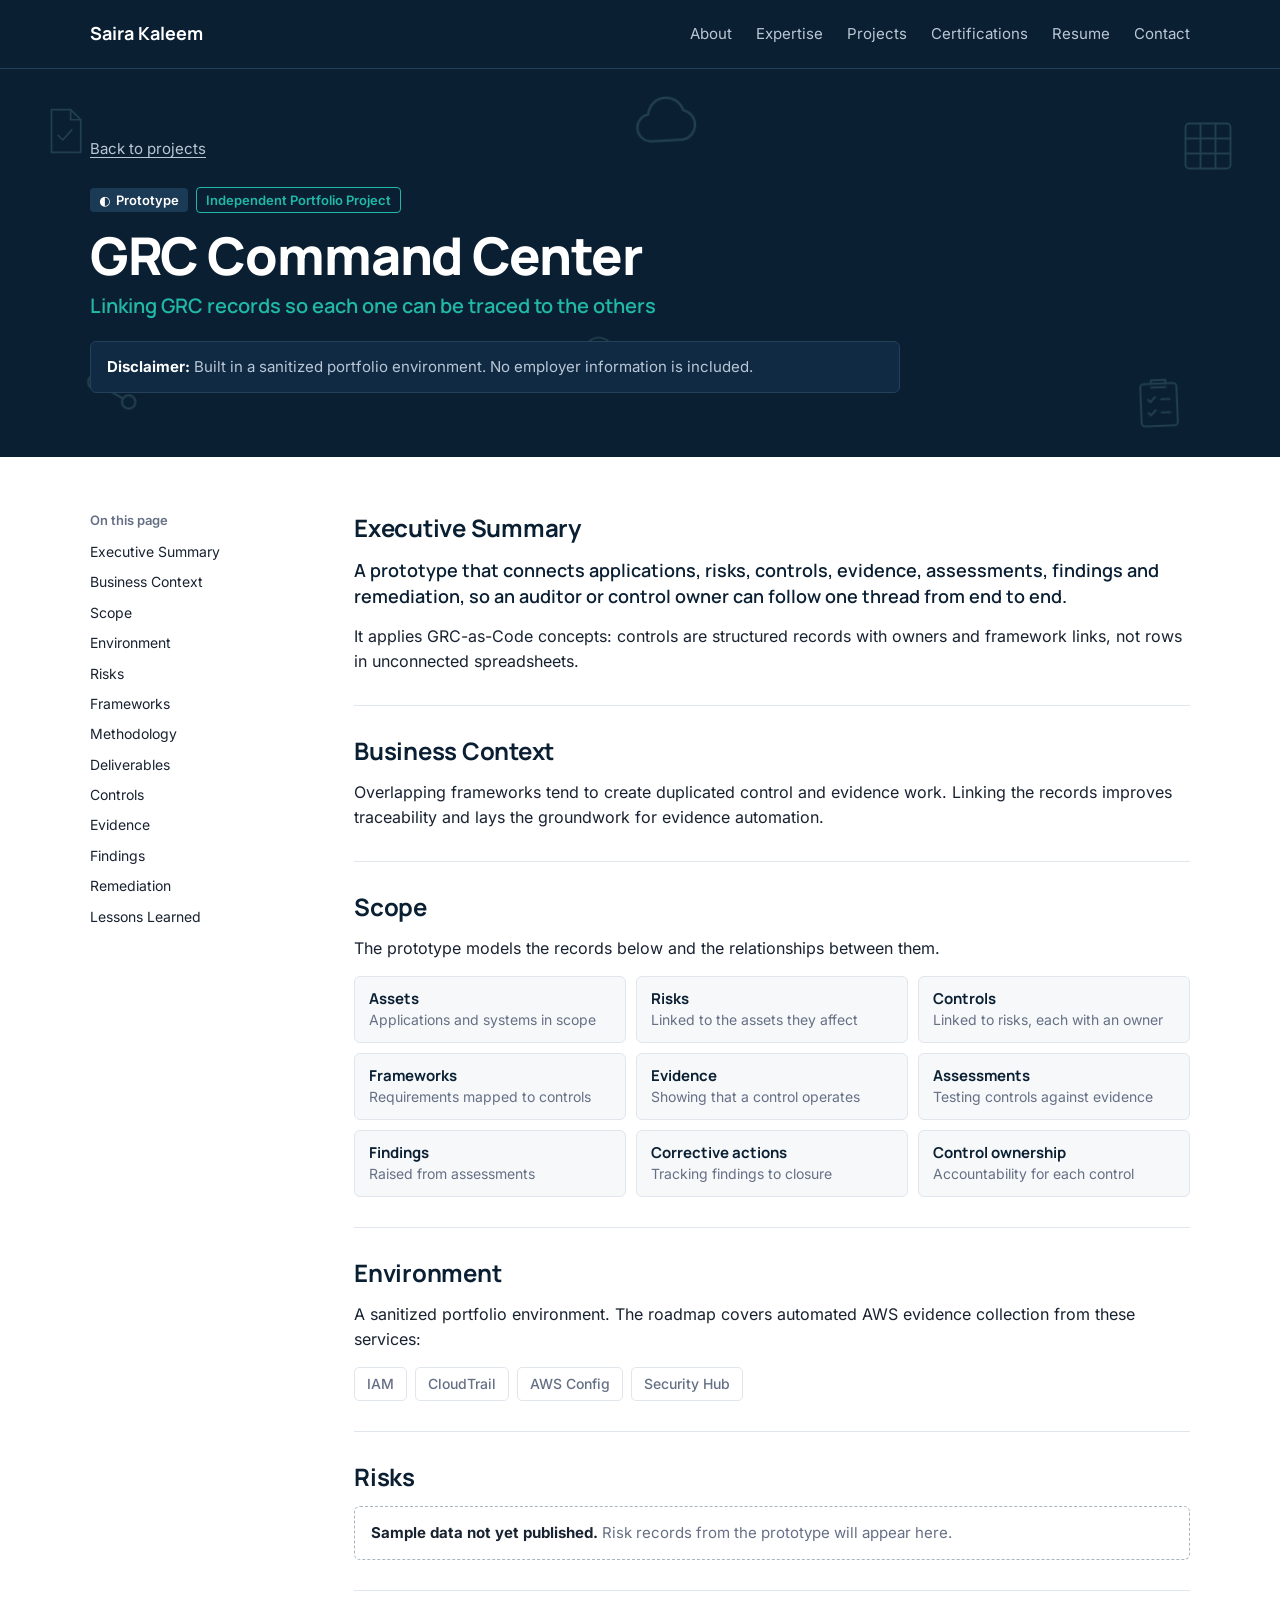
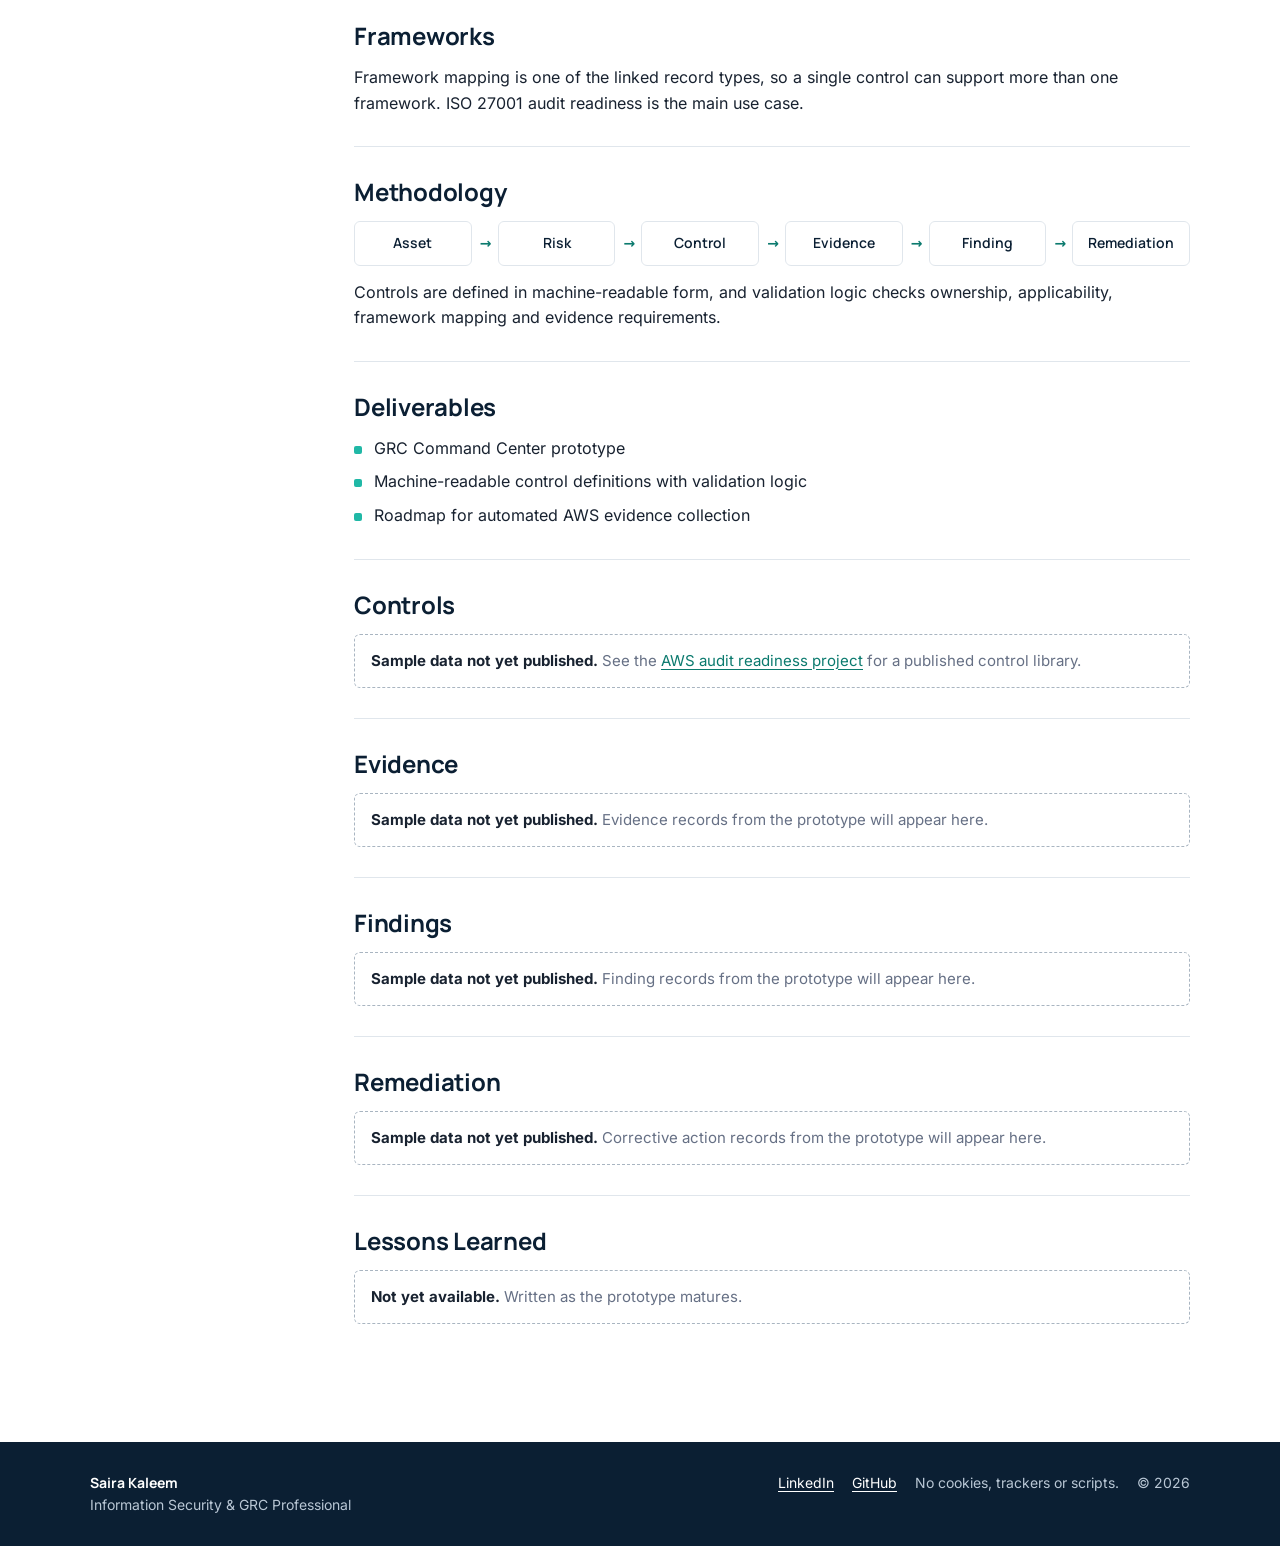
<file: projects/grc-command-center.html>
<!doctype html>
<html lang="en">
<head>
  <meta charset="utf-8">
  <meta name="viewport" content="width=device-width, initial-scale=1">
  <meta http-equiv="Content-Security-Policy" content="default-src 'none'; style-src 'self'; img-src 'self'; font-src 'self'; base-uri 'none'; form-action 'none'">
  <meta name="referrer" content="strict-origin-when-cross-origin">
  <title>GRC Command Center | Saira Kaleem</title>
  <meta name="description" content="Independent portfolio prototype linking assets, risks, controls, frameworks, evidence, assessments, findings and corrective actions using GRC-as-Code concepts.">
  <link rel="canonical" href="https://saira521.github.io/projects/grc-command-center.html">
  <link rel="icon" href="../assets/favicon.svg" type="image/svg+xml">
  <link rel="preload" href="../assets/fonts/manrope-var.woff2" as="font" type="font/woff2" crossorigin>
  <link rel="stylesheet" href="../assets/styles.css">
</head>
<body>
<a class="skip" href="#main">Skip to content</a>

<header class="site-head">
  <div class="wrap">
    <a class="brand" href="../index.html">Saira Kaleem</a>
    <nav class="nav" aria-label="Main">
      <a href="../index.html#about">About</a>
      <a href="../index.html#expertise">Expertise</a>
      <a href="../index.html#projects">Projects</a>
      <a href="../index.html#certifications">Certifications</a>
      <a href="../index.html#resume">Resume</a>
      <a href="../index.html#contact">Contact</a>
    </nav>
  </div>
</header>

<main id="main">
  <div class="cs-head">
    <div class="float-icons" aria-hidden="true"><span class="fi fi-1"></span><span class="fi fi-2"></span><span class="fi fi-3"></span><span class="fi fi-4"></span><span class="fi fi-5"></span><span class="fi fi-6"></span></div>
    <div class="wrap">
      <a class="cs-back" href="../index.html#projects">Back to projects</a>
      <div class="label-row">
        <span class="status status-active"><span aria-hidden="true">◐</span> Prototype</span>
        <span class="type-badge">Independent Portfolio Project</span>
      </div>
      <h1>GRC Command Center</h1>
      <p class="project-subtitle">Linking GRC records so each one can be traced to the others</p>
      <p class="cs-note"><strong>Disclaimer:</strong> Built in a sanitized portfolio environment. No employer information is included.</p>
    </div>
  </div>

  <div class="wrap cs-layout">
    <nav class="cs-toc" aria-labelledby="toc-title">
      <h2 id="toc-title">On this page</h2>
      <a href="#summary">Executive Summary</a>
      <a href="#context">Business Context</a>
      <a href="#scope">Scope</a>
      <a href="#environment">Environment</a>
      <a href="#risks">Risks</a>
      <a href="#frameworks">Frameworks</a>
      <a href="#methodology">Methodology</a>
      <a href="#deliverables">Deliverables</a>
      <a href="#controls">Controls</a>
      <a href="#evidence">Evidence</a>
      <a href="#findings">Findings</a>
      <a href="#remediation">Remediation</a>
      <a href="#lessons">Lessons Learned</a>
    </nav>

    <div>
      <section class="case-study-section" id="summary">
        <h2>Executive Summary</h2>
        <p class="lead">A prototype that connects applications, risks, controls, evidence, assessments, findings and remediation, so an auditor or control owner can follow one thread from end to end.</p>
        <p>It applies GRC-as-Code concepts: controls are structured records with owners and framework links, not rows in unconnected spreadsheets.</p>
      </section>

      <section class="case-study-section" id="context">
        <h2>Business Context</h2>
        <p>Overlapping frameworks tend to create duplicated control and evidence work. Linking the records improves traceability and lays the groundwork for evidence automation.</p>
      </section>

      <section class="case-study-section" id="scope">
        <h2>Scope</h2>
        <p>The prototype models the records below and the relationships between them.</p>
        <ul class="model">
          <li><strong>Assets</strong>Applications and systems in scope</li>
          <li><strong>Risks</strong>Linked to the assets they affect</li>
          <li><strong>Controls</strong>Linked to risks, each with an owner</li>
          <li><strong>Frameworks</strong>Requirements mapped to controls</li>
          <li><strong>Evidence</strong>Showing that a control operates</li>
          <li><strong>Assessments</strong>Testing controls against evidence</li>
          <li><strong>Findings</strong>Raised from assessments</li>
          <li><strong>Corrective actions</strong>Tracking findings to closure</li>
          <li><strong>Control ownership</strong>Accountability for each control</li>
        </ul>
      </section>

      <section class="case-study-section" id="environment">
        <h2>Environment</h2>
        <p>A sanitized portfolio environment. The roadmap covers automated AWS evidence collection from these services:</p>
        <ul class="framework-list">
          <li class="framework-badge">IAM</li>
          <li class="framework-badge">CloudTrail</li>
          <li class="framework-badge">AWS Config</li>
          <li class="framework-badge">Security Hub</li>
        </ul>
      </section>

      <section class="case-study-section" id="risks">
        <h2>Risks</h2>
        <p class="pending"><strong>Sample data not yet published.</strong> Risk records from the prototype will appear here.</p>
      </section>

      <section class="case-study-section" id="frameworks">
        <h2>Frameworks</h2>
        <p>Framework mapping is one of the linked record types, so a single control can support more than one framework. ISO 27001 audit readiness is the main use case.</p>
      </section>

      <section class="case-study-section" id="methodology">
        <h2>Methodology</h2>
        <ol class="flow" aria-label="Traceability chain">
          <li>Asset</li><li>Risk</li><li>Control</li><li>Evidence</li><li>Finding</li><li>Remediation</li>
        </ol>
        <p>Controls are defined in machine-readable form, and validation logic checks ownership, applicability, framework mapping and evidence requirements.</p>
      </section>

      <section class="case-study-section" id="deliverables">
        <h2>Deliverables</h2>
        <ul class="ticks">
          <li>GRC Command Center prototype</li>
          <li>Machine-readable control definitions with validation logic</li>
          <li>Roadmap for automated AWS evidence collection</li>
        </ul>
      </section>

      <section class="case-study-section" id="controls">
        <h2>Controls</h2>
        <p class="pending"><strong>Sample data not yet published.</strong> See the <a href="aws-iso27001-audit-readiness.html#controls">AWS audit readiness project</a> for a published control library.</p>
      </section>

      <section class="case-study-section" id="evidence">
        <h2>Evidence</h2>
        <p class="pending"><strong>Sample data not yet published.</strong> Evidence records from the prototype will appear here.</p>
      </section>

      <section class="case-study-section" id="findings">
        <h2>Findings</h2>
        <p class="pending"><strong>Sample data not yet published.</strong> Finding records from the prototype will appear here.</p>
      </section>

      <section class="case-study-section" id="remediation">
        <h2>Remediation</h2>
        <p class="pending"><strong>Sample data not yet published.</strong> Corrective action records from the prototype will appear here.</p>
      </section>

      <section class="case-study-section" id="lessons">
        <h2>Lessons Learned</h2>
        <p class="pending"><strong>Not yet available.</strong> Written as the prototype matures.</p>
      </section>
    </div>
  </div>
</main>

<footer class="site-foot">
  <div class="wrap">
    <div><strong>Saira Kaleem</strong><br>Information Security &amp; GRC Professional</div>
    <div class="foot-links">
      <a href="https://www.linkedin.com/in/sairakaleem/" rel="me noopener">LinkedIn</a>
      <a href="https://github.com/Saira521" rel="me noopener">GitHub</a>
      <span>No cookies, trackers or scripts.</span>
      <span>© 2026</span>
    </div>
  </div>
</footer>
</body>
</html>
</file>
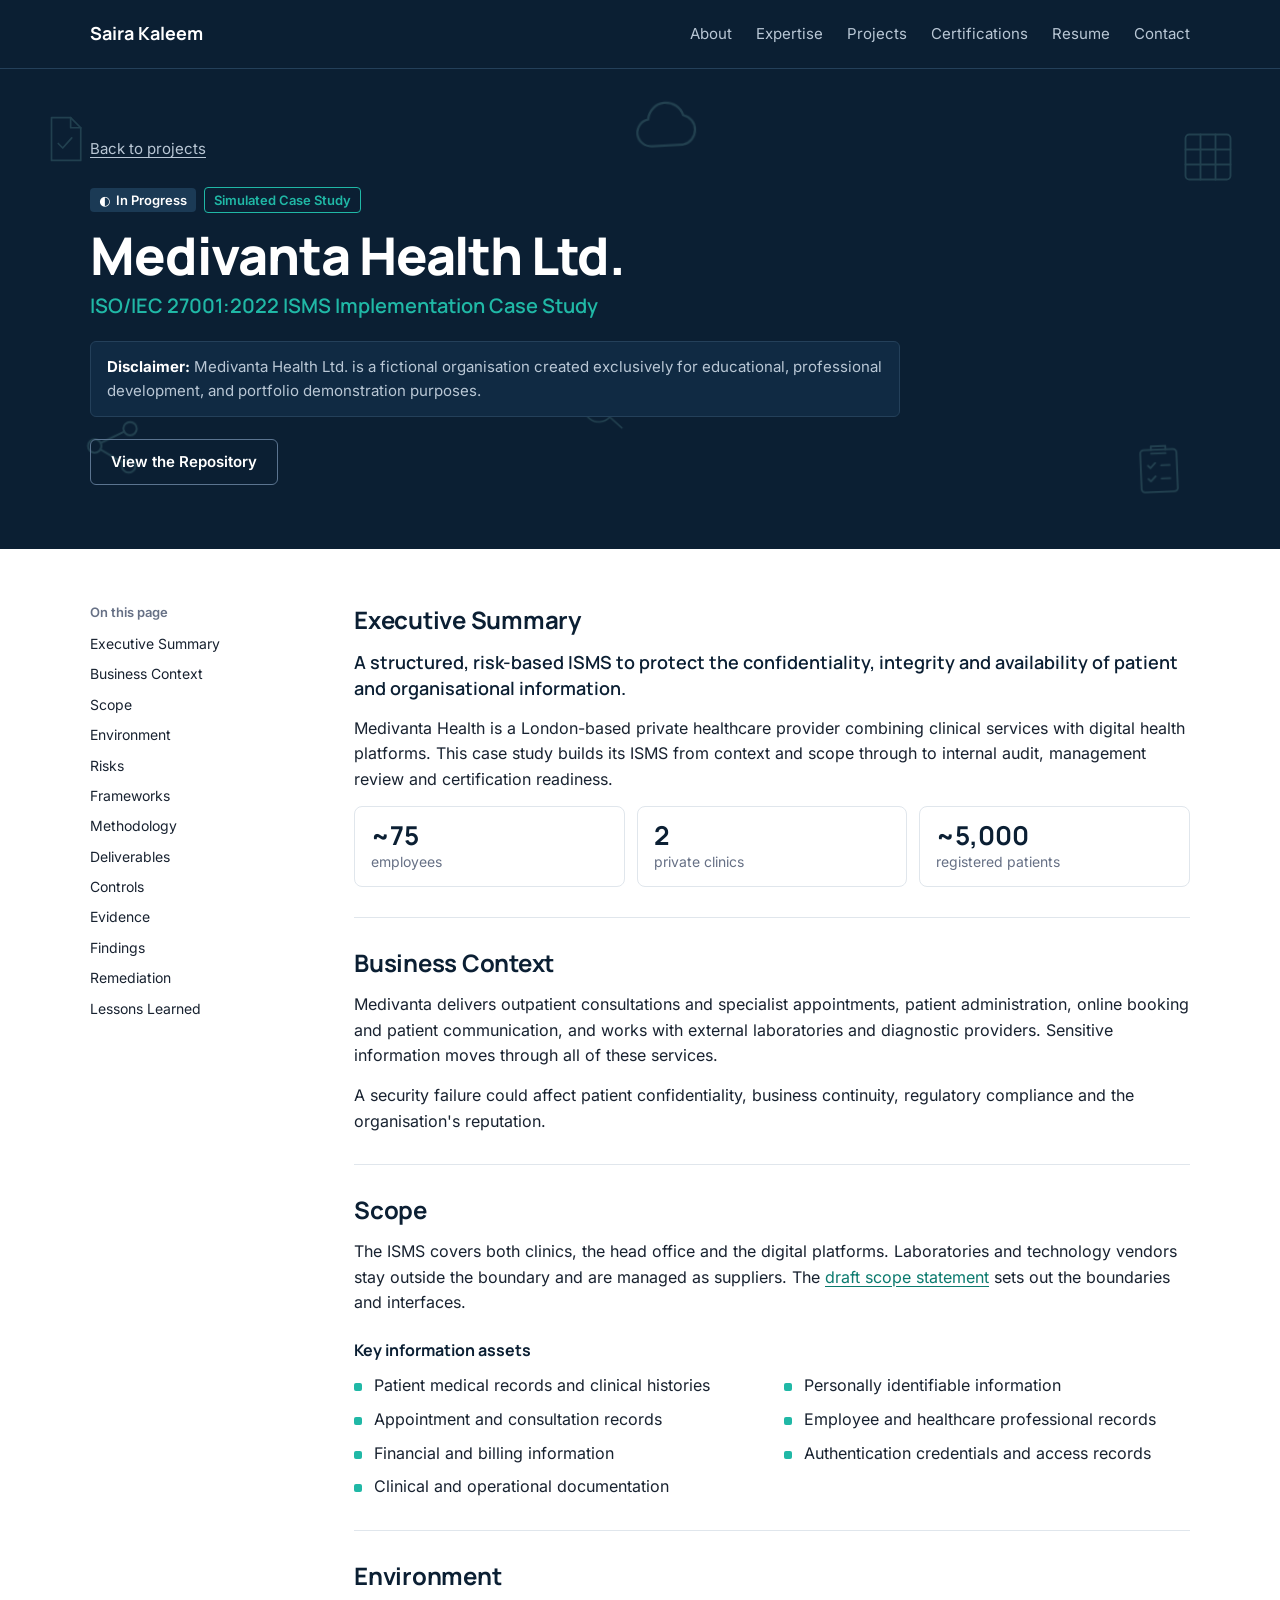
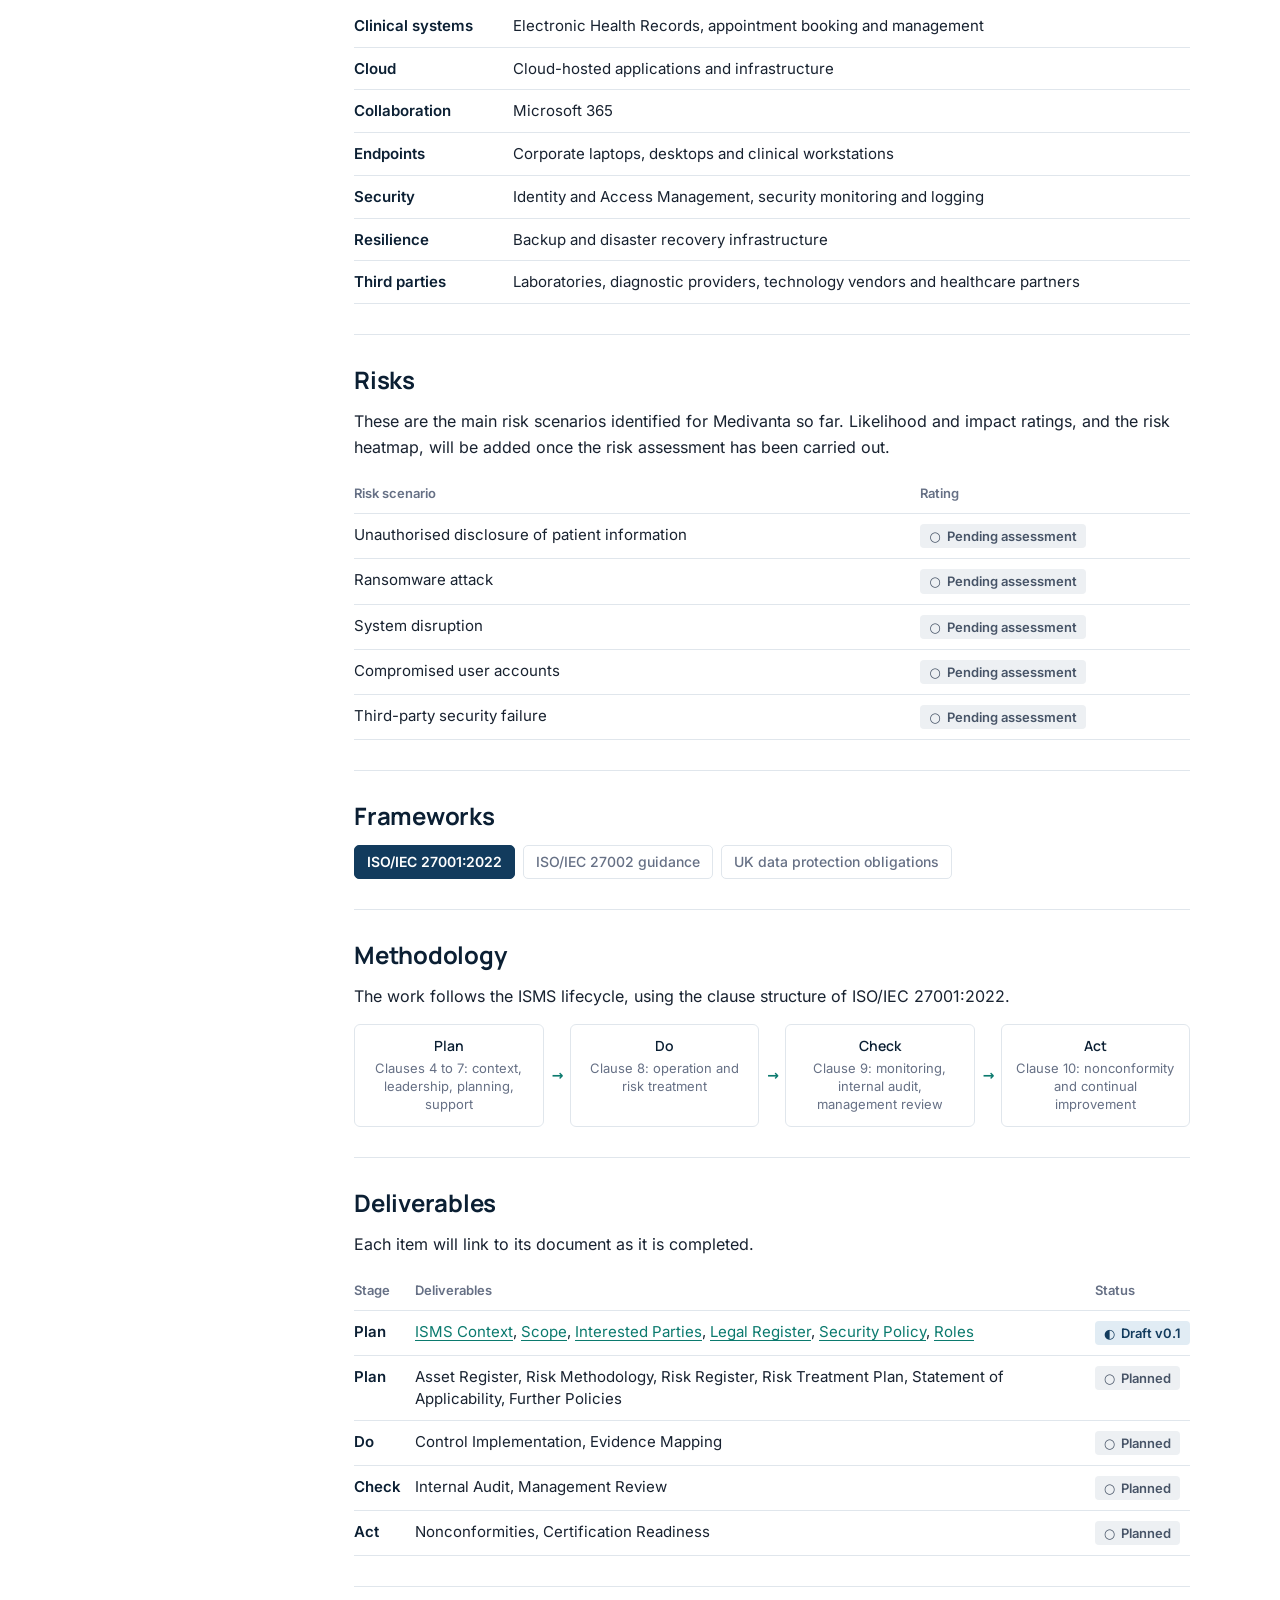
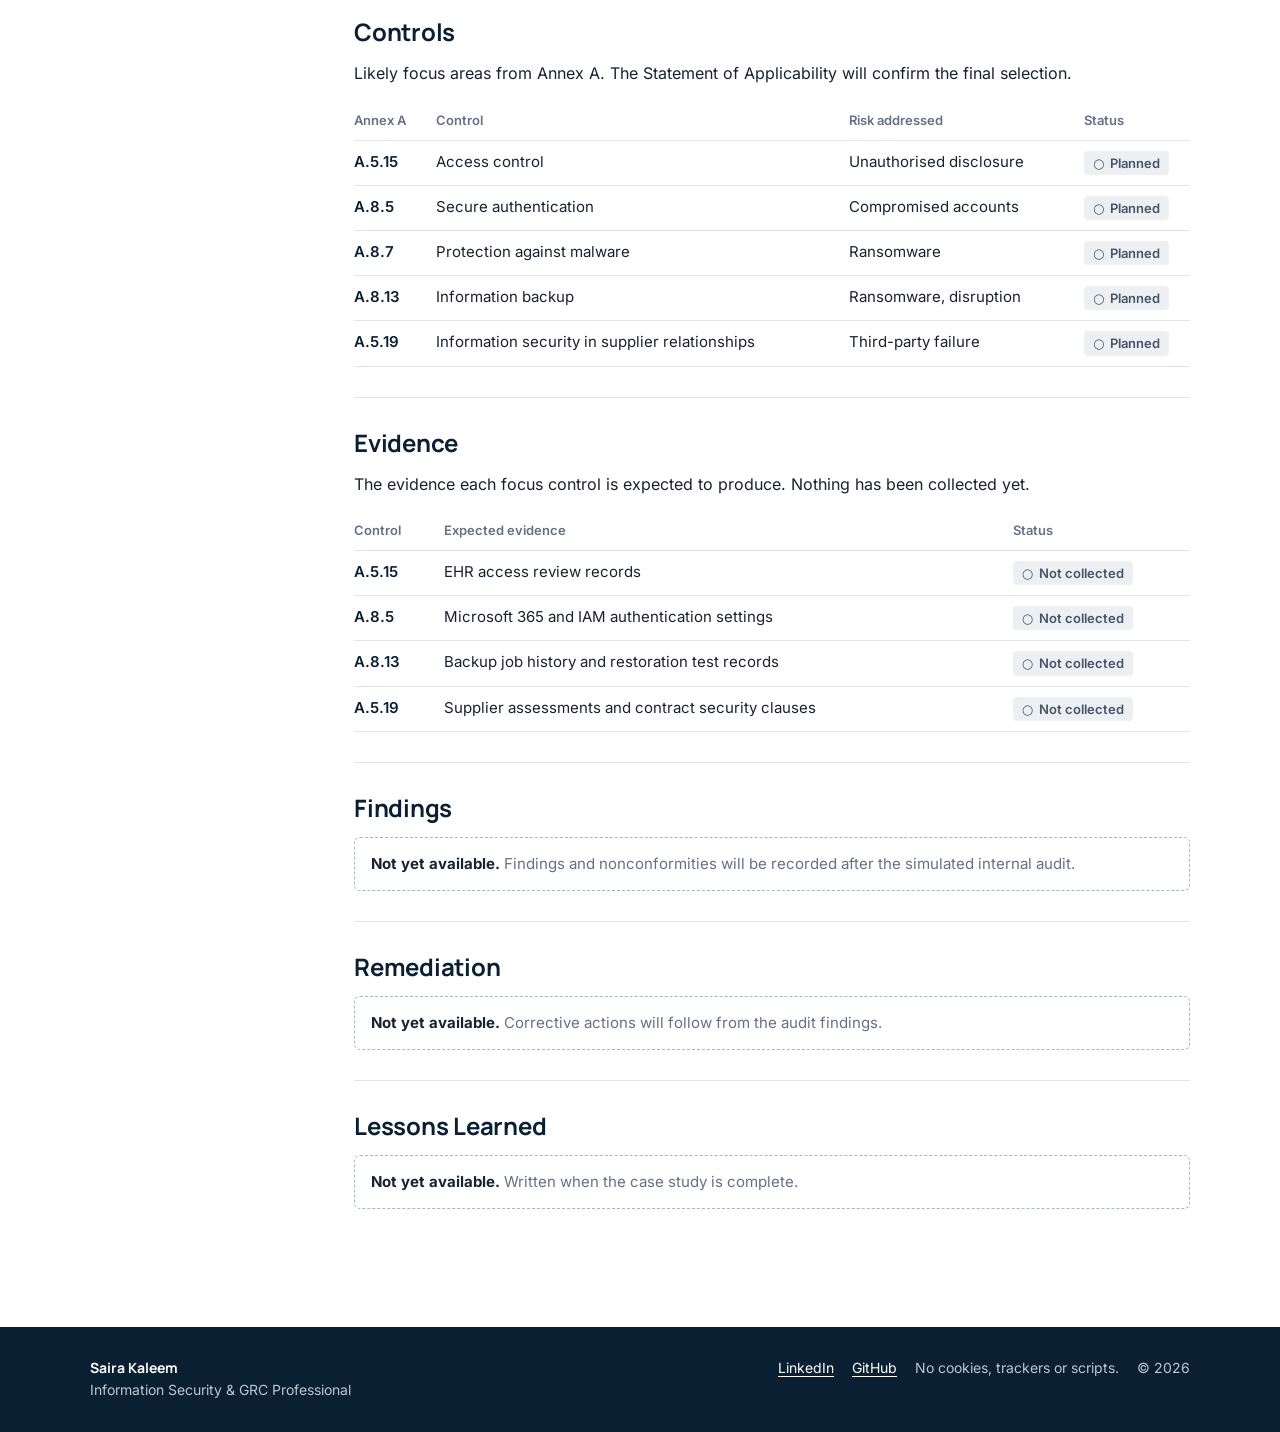
<file: projects/medivanta-isms.html>
<!doctype html>
<html lang="en">
<head>
  <meta charset="utf-8">
  <meta name="viewport" content="width=device-width, initial-scale=1">
  <meta http-equiv="Content-Security-Policy" content="default-src 'none'; style-src 'self'; img-src 'self'; font-src 'self'; base-uri 'none'; form-action 'none'">
  <meta name="referrer" content="strict-origin-when-cross-origin">
  <title>Medivanta Health ISMS Case Study | Saira Kaleem</title>
  <meta name="description" content="Simulated ISO/IEC 27001:2022 ISMS implementation case study for a fictional UK private healthcare and digital-health organisation.">
  <link rel="canonical" href="https://saira521.github.io/projects/medivanta-isms.html">
  <link rel="icon" href="../assets/favicon.svg" type="image/svg+xml">
  <link rel="preload" href="../assets/fonts/manrope-var.woff2" as="font" type="font/woff2" crossorigin>
  <link rel="stylesheet" href="../assets/styles.css">
</head>
<body>
<a class="skip" href="#main">Skip to content</a>

<header class="site-head">
  <div class="wrap">
    <a class="brand" href="../index.html">Saira Kaleem</a>
    <nav class="nav" aria-label="Main">
      <a href="../index.html#about">About</a>
      <a href="../index.html#expertise">Expertise</a>
      <a href="../index.html#projects">Projects</a>
      <a href="../index.html#certifications">Certifications</a>
      <a href="../index.html#resume">Resume</a>
      <a href="../index.html#contact">Contact</a>
    </nav>
  </div>
</header>

<main id="main">
  <div class="cs-head">
    <div class="float-icons" aria-hidden="true"><span class="fi fi-1"></span><span class="fi fi-2"></span><span class="fi fi-3"></span><span class="fi fi-4"></span><span class="fi fi-5"></span><span class="fi fi-6"></span></div>
    <div class="wrap">
      <a class="cs-back" href="../index.html#projects">Back to projects</a>
      <div class="label-row">
        <span class="status status-active"><span aria-hidden="true">◐</span> In Progress</span>
        <span class="type-badge">Simulated Case Study</span>
      </div>
      <h1>Medivanta Health Ltd.</h1>
      <p class="project-subtitle">ISO/IEC 27001:2022 ISMS Implementation Case Study</p>
      <p class="cs-note"><strong>Disclaimer:</strong> Medivanta Health Ltd. is a fictional organisation created exclusively for educational, professional development, and portfolio demonstration purposes.</p>
      <div class="actions"><a class="btn btn-outline-dark" href="https://github.com/Saira521/medivanta-isms" rel="noopener">View the Repository</a></div>
    </div>
  </div>

  <div class="wrap cs-layout">
    <nav class="cs-toc" aria-labelledby="toc-title">
      <h2 id="toc-title">On this page</h2>
      <a href="#summary">Executive Summary</a>
      <a href="#context">Business Context</a>
      <a href="#scope">Scope</a>
      <a href="#environment">Environment</a>
      <a href="#risks">Risks</a>
      <a href="#frameworks">Frameworks</a>
      <a href="#methodology">Methodology</a>
      <a href="#deliverables">Deliverables</a>
      <a href="#controls">Controls</a>
      <a href="#evidence">Evidence</a>
      <a href="#findings">Findings</a>
      <a href="#remediation">Remediation</a>
      <a href="#lessons">Lessons Learned</a>
    </nav>

    <div>
      <section class="case-study-section" id="summary">
        <h2>Executive Summary</h2>
        <p class="lead">A structured, risk-based ISMS to protect the confidentiality, integrity and availability of patient and organisational information.</p>
        <p>Medivanta Health is a London-based private healthcare provider combining clinical services with digital health platforms. This case study builds its ISMS from context and scope through to internal audit, management review and certification readiness.</p>
        <div class="stats">
          <div class="stat"><strong>~75</strong><span>employees</span></div>
          <div class="stat"><strong>2</strong><span>private clinics</span></div>
          <div class="stat"><strong>~5,000</strong><span>registered patients</span></div>
        </div>
      </section>

      <section class="case-study-section" id="context">
        <h2>Business Context</h2>
        <p>Medivanta delivers outpatient consultations and specialist appointments, patient administration, online booking and patient communication, and works with external laboratories and diagnostic providers. Sensitive information moves through all of these services.</p>
        <p>A security failure could affect patient confidentiality, business continuity, regulatory compliance and the organisation's reputation.</p>
      </section>

      <section class="case-study-section" id="scope">
        <h2>Scope</h2>
        <p>The ISMS covers both clinics, the head office and the digital platforms. Laboratories and technology vendors stay outside the boundary and are managed as suppliers. The <a href="https://github.com/Saira521/medivanta-isms/blob/main/01-context/isms-scope.md" rel="noopener">draft scope statement</a> sets out the boundaries and interfaces.</p>
        <h3>Key information assets</h3>
        <ul class="ticks ticks-2">
          <li>Patient medical records and clinical histories</li>
          <li>Personally identifiable information</li>
          <li>Appointment and consultation records</li>
          <li>Employee and healthcare professional records</li>
          <li>Financial and billing information</li>
          <li>Authentication credentials and access records</li>
          <li>Clinical and operational documentation</li>
        </ul>
      </section>

      <section class="case-study-section" id="environment">
        <h2>Environment</h2>
        <div class="table-wrap">
          <table class="data-table">
            <tbody>
              <tr><th scope="row">Clinical systems</th><td>Electronic Health Records, appointment booking and management</td></tr>
              <tr><th scope="row">Cloud</th><td>Cloud-hosted applications and infrastructure</td></tr>
              <tr><th scope="row">Collaboration</th><td>Microsoft 365</td></tr>
              <tr><th scope="row">Endpoints</th><td>Corporate laptops, desktops and clinical workstations</td></tr>
              <tr><th scope="row">Security</th><td>Identity and Access Management, security monitoring and logging</td></tr>
              <tr><th scope="row">Resilience</th><td>Backup and disaster recovery infrastructure</td></tr>
              <tr><th scope="row">Third parties</th><td>Laboratories, diagnostic providers, technology vendors and healthcare partners</td></tr>
            </tbody>
          </table>
        </div>
      </section>

      <section class="case-study-section" id="risks">
        <h2>Risks</h2>
        <p>These are the main risk scenarios identified for Medivanta so far. Likelihood and impact ratings, and the risk heatmap, will be added once the risk assessment has been carried out.</p>
        <div class="table-wrap">
          <table class="data-table">
            <thead><tr><th scope="col">Risk scenario</th><th scope="col">Rating</th></tr></thead>
            <tbody>
              <tr><td>Unauthorised disclosure of patient information</td><td><span class="status status-neutral"><span aria-hidden="true">○</span> Pending assessment</span></td></tr>
              <tr><td>Ransomware attack</td><td><span class="status status-neutral"><span aria-hidden="true">○</span> Pending assessment</span></td></tr>
              <tr><td>System disruption</td><td><span class="status status-neutral"><span aria-hidden="true">○</span> Pending assessment</span></td></tr>
              <tr><td>Compromised user accounts</td><td><span class="status status-neutral"><span aria-hidden="true">○</span> Pending assessment</span></td></tr>
              <tr><td>Third-party security failure</td><td><span class="status status-neutral"><span aria-hidden="true">○</span> Pending assessment</span></td></tr>
            </tbody>
          </table>
        </div>
      </section>

      <section class="case-study-section" id="frameworks">
        <h2>Frameworks</h2>
        <ul class="framework-list">
          <li class="framework-badge framework-badge-applied">ISO/IEC 27001:2022</li>
          <li class="framework-badge">ISO/IEC 27002 guidance</li>
          <li class="framework-badge">UK data protection obligations</li>
        </ul>
      </section>

      <section class="case-study-section" id="methodology">
        <h2>Methodology</h2>
        <p>The work follows the ISMS lifecycle, using the clause structure of ISO/IEC 27001:2022.</p>
        <ol class="flow flow-steps" aria-label="ISMS lifecycle">
          <li>Plan<small>Clauses 4 to 7: context, leadership, planning, support</small></li>
          <li>Do<small>Clause 8: operation and risk treatment</small></li>
          <li>Check<small>Clause 9: monitoring, internal audit, management review</small></li>
          <li>Act<small>Clause 10: nonconformity and continual improvement</small></li>
        </ol>
      </section>

      <section class="case-study-section" id="deliverables">
        <h2>Deliverables</h2>
        <p>Each item will link to its document as it is completed.</p>
        <div class="table-wrap">
          <table class="data-table">
            <thead><tr><th scope="col">Stage</th><th scope="col">Deliverables</th><th scope="col">Status</th></tr></thead>
            <tbody>
              <tr><th scope="row">Plan</th><td><a href="https://github.com/Saira521/medivanta-isms/blob/main/01-context/context-of-the-organisation.md" rel="noopener">ISMS Context</a>, <a href="https://github.com/Saira521/medivanta-isms/blob/main/01-context/isms-scope.md" rel="noopener">Scope</a>, <a href="https://github.com/Saira521/medivanta-isms/blob/main/registers/interested-parties.csv" rel="noopener">Interested Parties</a>, <a href="https://github.com/Saira521/medivanta-isms/blob/main/registers/legal-register.csv" rel="noopener">Legal Register</a>, <a href="https://github.com/Saira521/medivanta-isms/blob/main/01-context/information-security-policy.md" rel="noopener">Security Policy</a>, <a href="https://github.com/Saira521/medivanta-isms/blob/main/01-context/roles-and-responsibilities.md" rel="noopener">Roles</a></td><td><span class="status status-active"><span aria-hidden="true">◐</span> Draft v0.1</span></td></tr>
              <tr><th scope="row">Plan</th><td>Asset Register, Risk Methodology, Risk Register, Risk Treatment Plan, Statement of Applicability, Further Policies</td><td><span class="status status-neutral"><span aria-hidden="true">○</span> Planned</span></td></tr>
              <tr><th scope="row">Do</th><td>Control Implementation, Evidence Mapping</td><td><span class="status status-neutral"><span aria-hidden="true">○</span> Planned</span></td></tr>
              <tr><th scope="row">Check</th><td>Internal Audit, Management Review</td><td><span class="status status-neutral"><span aria-hidden="true">○</span> Planned</span></td></tr>
              <tr><th scope="row">Act</th><td>Nonconformities, Certification Readiness</td><td><span class="status status-neutral"><span aria-hidden="true">○</span> Planned</span></td></tr>
            </tbody>
          </table>
        </div>
      </section>

      <section class="case-study-section" id="controls">
        <h2>Controls</h2>
        <p>Likely focus areas from Annex A. The Statement of Applicability will confirm the final selection.</p>
        <div class="table-wrap">
          <table class="data-table control-status">
            <thead><tr><th scope="col">Annex A</th><th scope="col">Control</th><th scope="col">Risk addressed</th><th scope="col">Status</th></tr></thead>
            <tbody>
              <tr><th scope="row">A.5.15</th><td>Access control</td><td>Unauthorised disclosure</td><td><span class="status status-neutral"><span aria-hidden="true">○</span> Planned</span></td></tr>
              <tr><th scope="row">A.8.5</th><td>Secure authentication</td><td>Compromised accounts</td><td><span class="status status-neutral"><span aria-hidden="true">○</span> Planned</span></td></tr>
              <tr><th scope="row">A.8.7</th><td>Protection against malware</td><td>Ransomware</td><td><span class="status status-neutral"><span aria-hidden="true">○</span> Planned</span></td></tr>
              <tr><th scope="row">A.8.13</th><td>Information backup</td><td>Ransomware, disruption</td><td><span class="status status-neutral"><span aria-hidden="true">○</span> Planned</span></td></tr>
              <tr><th scope="row">A.5.19</th><td>Information security in supplier relationships</td><td>Third-party failure</td><td><span class="status status-neutral"><span aria-hidden="true">○</span> Planned</span></td></tr>
            </tbody>
          </table>
        </div>
      </section>

      <section class="case-study-section" id="evidence">
        <h2>Evidence</h2>
        <p>The evidence each focus control is expected to produce. Nothing has been collected yet.</p>
        <div class="table-wrap">
          <table class="data-table evidence-table">
            <thead><tr><th scope="col">Control</th><th scope="col">Expected evidence</th><th scope="col">Status</th></tr></thead>
            <tbody>
              <tr><th scope="row">A.5.15</th><td>EHR access review records</td><td><span class="status status-neutral"><span aria-hidden="true">○</span> Not collected</span></td></tr>
              <tr><th scope="row">A.8.5</th><td>Microsoft 365 and IAM authentication settings</td><td><span class="status status-neutral"><span aria-hidden="true">○</span> Not collected</span></td></tr>
              <tr><th scope="row">A.8.13</th><td>Backup job history and restoration test records</td><td><span class="status status-neutral"><span aria-hidden="true">○</span> Not collected</span></td></tr>
              <tr><th scope="row">A.5.19</th><td>Supplier assessments and contract security clauses</td><td><span class="status status-neutral"><span aria-hidden="true">○</span> Not collected</span></td></tr>
            </tbody>
          </table>
        </div>
      </section>

      <section class="case-study-section" id="findings">
        <h2>Findings</h2>
        <p class="pending"><strong>Not yet available.</strong> Findings and nonconformities will be recorded after the simulated internal audit.</p>
      </section>

      <section class="case-study-section" id="remediation">
        <h2>Remediation</h2>
        <p class="pending"><strong>Not yet available.</strong> Corrective actions will follow from the audit findings.</p>
      </section>

      <section class="case-study-section" id="lessons">
        <h2>Lessons Learned</h2>
        <p class="pending"><strong>Not yet available.</strong> Written when the case study is complete.</p>
      </section>
    </div>
  </div>
</main>

<footer class="site-foot">
  <div class="wrap">
    <div><strong>Saira Kaleem</strong><br>Information Security &amp; GRC Professional</div>
    <div class="foot-links">
      <a href="https://www.linkedin.com/in/sairakaleem/" rel="me noopener">LinkedIn</a>
      <a href="https://github.com/Saira521" rel="me noopener">GitHub</a>
      <span>No cookies, trackers or scripts.</span>
      <span>© 2026</span>
    </div>
  </div>
</footer>
</body>
</html>
</file>
<file: assets/styles.css>
/* Saira Kaleem portfolio: Executive Technology Risk theme.
   Hybrid by design: navy header, hero and footer around light content sections.
   Component classes are listed in README.md. */

@font-face { font-family: "Manrope"; src: url("fonts/manrope-var.woff2") format("woff2"); font-weight: 200 800; font-display: swap; }
@font-face { font-family: "Inter"; src: url("fonts/inter-var.woff2") format("woff2"); font-weight: 100 900; font-display: swap; }

:root {
  color-scheme: light;
  --navy: #0b1f33;
  --deep: #123b5d;
  --teal: #20b8a6;       /* on navy, or as a fill behind navy text */
  --teal-ink: #0b7a6e;   /* teal that passes contrast as text on light surfaces */
  --bg: #f6f8fa;
  --white: #ffffff;
  --text: #182230;
  --muted: #667085;
  --line: #e0e6ec;
  --on-navy: #ffffff;
  --on-navy-muted: #b9c7d5;
  --navy-line: #24405a;

  /* One-hue ramp for risk rating bands, light to dark */
  --risk-low: #eaf2f7;
  --risk-moderate: #c5dbe8;
  --risk-high: #3f7599;
  --risk-critical: #123b5d;

  --display: "Manrope", "Segoe UI", system-ui, sans-serif;
  --body: "Inter", "Segoe UI", system-ui, sans-serif;
  --gutter: clamp(16px, 4vw, 40px);
  --radius: 8px;
}

*, *::before, *::after { box-sizing: border-box; }
html { scroll-behavior: smooth; scroll-padding-top: 84px; -webkit-text-size-adjust: 100%; }
body { margin: 0; background: var(--white); color: var(--text); font: 400 16px/1.6 var(--body); }
h1, h2, h3, h4, p, ul, ol, dl, dd, figure { margin: 0; padding: 0; }
ul, ol { list-style: none; }
a { color: var(--teal-ink); text-underline-offset: 3px; }
:focus-visible { outline: 2px solid var(--teal); outline-offset: 2px; border-radius: 3px; }
h1, h2, h3, h4 { font-family: var(--display); color: var(--navy); text-wrap: balance; }

.wrap { width: 100%; max-width: 1180px; margin: 0 auto; padding: 0 var(--gutter); }
.skip { position: absolute; left: -999px; top: 8px; z-index: 30; background: var(--white); color: var(--navy); padding: 8px 14px; border-radius: 4px; }
.skip:focus { left: 8px; }

/* Header */
.site-head { position: sticky; top: 0; z-index: 20; background: var(--navy); border-bottom: 1px solid var(--navy-line); }
.site-head .wrap { display: flex; flex-wrap: wrap; align-items: center; gap: 4px 28px; min-height: 68px; padding-block: 10px; }
.brand { font: 700 1.125rem/1.2 var(--display); color: var(--on-navy); text-decoration: none; margin-right: auto; }
.nav { display: flex; flex-wrap: wrap; gap: 0 24px; font-size: 0.9375rem; }
.nav a { display: inline-block; padding: 8px 0; color: var(--on-navy-muted); text-decoration: none; }
.nav a:hover { color: var(--on-navy); }

/* Buttons */
.actions { display: flex; flex-wrap: wrap; align-items: center; gap: 12px; }
.btn { display: inline-flex; align-items: center; justify-content: center; min-height: 46px; padding: 10px 20px; border-radius: 6px; border: 1px solid transparent; font: 600 0.9375rem/1.2 var(--body); text-decoration: none; transition: background-color 0.15s ease, border-color 0.15s ease; }
.btn-primary { background: var(--teal); color: var(--navy); }
.btn-primary:hover { background: #3cc8b7; }
.btn-outline-dark { border-color: #5b7490; color: var(--on-navy); }
.btn-outline-dark:hover { border-color: var(--on-navy); }
.btn-outline { border-color: var(--deep); color: var(--deep); }
.btn-outline:hover { background: var(--bg); }
.btn-link-dark { color: var(--on-navy); padding-inline: 8px; text-decoration: underline; text-underline-offset: 4px; }

/* Hero */
.hero { background: var(--navy); color: var(--on-navy); }
.hero-grid { display: grid; grid-template-columns: minmax(0, 1.35fr) minmax(0, 1fr); gap: clamp(32px, 5vw, 64px); align-items: center; padding-block: clamp(44px, 7vw, 80px) clamp(36px, 5vw, 56px); }
.hero h1 { color: var(--on-navy); font-size: clamp(2.75rem, 6vw, 4.25rem); line-height: 1.05; font-weight: 800; letter-spacing: -0.025em; }
.hero-role { margin-top: 14px; font: 600 clamp(1.25rem, 2.4vw, 1.625rem)/1.25 var(--display); color: var(--teal); }
.hero-sub { margin-top: 12px; color: var(--on-navy); font-size: 0.9375rem; font-weight: 500; }
.hero-intro { margin-top: 20px; max-width: 37em; color: var(--on-navy-muted); font-size: 1.125rem; }
.hero .actions { margin-top: 30px; }

.glance { border: 1px solid var(--navy-line); border-radius: var(--radius); padding: 22px 24px; background: #102a43; }
.glance h2 { color: var(--on-navy-muted); font: 600 0.8125rem/1.2 var(--body); letter-spacing: 0.06em; text-transform: uppercase; margin-bottom: 8px; }
.glance div { padding: 10px 0; border-top: 1px solid var(--navy-line); }
.glance dt { color: var(--on-navy-muted); font-size: 0.8125rem; }
.glance dd { color: var(--on-navy); font-size: 0.9375rem; font-weight: 500; line-height: 1.45; }

/* Floating background icons on navy sections: CSS only, moving by transform alone */
.hero, .cs-head { position: relative; overflow: hidden; }
.hero > .wrap, .cs-head > .wrap { position: relative; z-index: 1; }
.float-icons { position: absolute; inset: 0; contain: paint; pointer-events: none; }
.fi { position: absolute; width: var(--fi-size, 56px); height: var(--fi-size, 56px); background: center / contain no-repeat; opacity: 0.17; animation: fi-drift-a 44s ease-in-out infinite alternate; }
.fi:nth-child(even) { animation-name: fi-drift-b; }
.fi-1 { background-image: url("icons/document-check.svg"); top: 9%; left: 3%; --fi-size: 54px; animation-duration: 46s; animation-delay: -6s; }
.fi-2 { background-image: url("icons/trace-nodes.svg"); top: 70%; left: 7%; --fi-size: 64px; animation-duration: 54s; animation-delay: -20s; }
.fi-3 { background-image: url("icons/cloud.svg"); top: 5%; left: 49%; --fi-size: 72px; animation-duration: 60s; animation-delay: -12s; }
.fi-4 { background-image: url("icons/audit-search.svg"); top: 60%; left: 47%; --fi-size: 50px; animation-duration: 42s; animation-delay: -30s; }
.fi-5 { background-image: url("icons/risk-grid.svg"); top: 12%; left: 92%; --fi-size: 60px; animation-duration: 50s; animation-delay: -16s; }
.fi-6 { background-image: url("icons/checklist.svg"); top: 72%; left: 90%; --fi-size: 58px; animation-duration: 56s; animation-delay: -36s; }
@keyframes fi-drift-a { from { transform: translate3d(0, 0, 0) rotate(-4deg); } to { transform: translate3d(34px, -38px, 0) rotate(6deg); } }
@keyframes fi-drift-b { from { transform: translate3d(0, 0, 0) rotate(5deg); } to { transform: translate3d(-30px, 34px, 0) rotate(-5deg); } }

/* Flow: traceability chain, audit workflow, lifecycle */
.flow { display: flex; }
.flow li { position: relative; flex: 1 1 0; min-width: 0; padding: 12px 14px; font: 600 0.875rem/1.3 var(--display); text-align: center; background: var(--white); border: 1px solid var(--line); border-radius: 6px; color: var(--navy); }
.flow li + li { margin-left: 26px; }
.flow li + li::before { content: "\2192"; position: absolute; left: -22px; top: 50%; transform: translateY(-50%); width: 18px; text-align: center; color: var(--teal-ink); font-weight: 600; }
.flow small { display: block; margin-top: 4px; font: 400 0.8125rem/1.4 var(--body); color: var(--muted); }

.trace-strip { border-top: 1px solid var(--navy-line); padding-block: 22px 26px; }
.trace-label { color: var(--on-navy-muted); font-size: 0.8125rem; margin-bottom: 10px; }
.flow-dark li { background: transparent; border-color: #36546f; color: var(--on-navy); }
.flow-dark li + li::before { color: var(--teal); }

/* Sections */
.section { padding-block: clamp(52px, 7vw, 88px); }
.section-alt { background: var(--bg); }
.section-head { max-width: 46em; margin-bottom: clamp(28px, 4vw, 44px); }
.section-head h2 { font-size: clamp(1.75rem, 3.2vw, 2.375rem); line-height: 1.15; font-weight: 700; letter-spacing: -0.015em; }
.section-head p { margin-top: 12px; color: var(--muted); font-size: 1.0625rem; }
.h-sub { font-size: 1.125rem; font-weight: 700; margin-bottom: 14px; }

/* About */
.about-grid { display: grid; grid-template-columns: minmax(0, 1fr) minmax(0, 1fr); gap: clamp(32px, 5vw, 64px); align-items: start; }
.about-lede { font: 600 1.375rem/1.35 var(--display); color: var(--navy); }
.about-grid .about-text p + p { margin-top: 16px; }
.ticks li { position: relative; padding-left: 20px; }
.ticks li + li { margin-top: 8px; }
.ticks li::before { content: ""; position: absolute; left: 0; top: 0.62em; width: 8px; height: 8px; border-radius: 2px; background: var(--teal); }
.ticks-2 { display: grid; grid-template-columns: repeat(2, minmax(0, 1fr)); gap: 8px 24px; }
.ticks-2 li + li { margin-top: 0; }

.stats { display: grid; grid-template-columns: repeat(auto-fit, minmax(130px, 1fr)); gap: 12px; }
.stat { background: var(--white); border: 1px solid var(--line); border-radius: var(--radius); padding: 14px 16px; }
.stat strong { display: block; font: 700 1.625rem/1.15 var(--display); color: var(--navy); }
.stat span { font-size: 0.875rem; color: var(--muted); line-height: 1.35; display: block; margin-top: 2px; }
.section-alt .stat { background: var(--white); }
.about-text .stats { margin-top: 28px; }
.about-text .stat { background: var(--bg); }

/* Expertise */
.expertise-grid { display: grid; grid-template-columns: repeat(5, minmax(0, 1fr)); gap: 14px; }
.expertise-card { background: var(--white); border: 1px solid var(--line); border-radius: var(--radius); padding: 18px; }
.expertise-card, .project-card, .certification-card { transition: transform 0.2s ease, border-color 0.2s ease, box-shadow 0.2s ease; }
.expertise-card:hover, .project-card:hover, .certification-card:hover { transform: translateY(-2px); border-color: var(--teal); box-shadow: 0 8px 22px rgba(11, 31, 51, 0.08); }
.expertise-card h3 { font-size: 1rem; line-height: 1.3; font-weight: 700; margin-bottom: 8px; }
.expertise-card p { font-size: 0.875rem; line-height: 1.5; color: var(--muted); }

/* FrameworkBadge */
.framework-group + .framework-group { margin-top: 32px; }
.framework-note { margin: -8px 0 14px; color: var(--muted); font-size: 0.9375rem; }
.framework-list { display: flex; flex-wrap: wrap; gap: 8px; }
.framework-badge { padding: 7px 12px; border-radius: 5px; font-size: 0.875rem; font-weight: 500; line-height: 1.3; border: 1px solid var(--line); background: var(--white); color: var(--muted); }
.framework-badge-applied { background: var(--deep); border-color: var(--deep); color: var(--white); font-weight: 600; }

/* Status + type labels (always an icon plus text, never colour alone) */
.status { display: inline-flex; align-items: center; gap: 6px; padding: 3px 9px; border-radius: 4px; font-size: 0.8125rem; font-weight: 600; line-height: 1.4; white-space: nowrap; }
.status-pass { background: #e1f5f1; color: #0a6a60; }
.status-partial { background: #fcf1dc; color: #80500a; }
.status-fail { background: #fdecea; color: #b42318; }
.status-neutral { background: #edf0f3; color: #475467; }
.status-active { background: #e1ecf4; color: var(--deep); }
.type-badge { display: inline-block; padding: 3px 9px; border-radius: 4px; border: 1px solid currentColor; font-size: 0.8125rem; font-weight: 600; line-height: 1.4; }
.label-row { display: flex; flex-wrap: wrap; align-items: center; gap: 8px; margin-bottom: 14px; }

/* ProjectCard */
.project-featured { display: grid; grid-template-columns: minmax(0, 1.1fr) minmax(0, 1fr); gap: clamp(28px, 4vw, 56px); padding: clamp(24px, 4vw, 44px); border-radius: 12px; background: var(--navy); color: var(--on-navy); }
.project-featured h3 { color: var(--on-navy); font-size: clamp(1.75rem, 3.4vw, 2.5rem); font-weight: 800; line-height: 1.1; letter-spacing: -0.02em; }
.project-subtitle { margin-top: 8px; color: var(--teal); font: 600 1.125rem/1.35 var(--display); }
.project-featured .type-badge { color: var(--teal); }
.project-featured .status-active { background: #1b3a55; color: var(--on-navy); }
.project-facts { margin-top: 20px; color: var(--on-navy-muted); }
.project-facts li + li { margin-top: 5px; }
.project-featured .btn { margin-top: 24px; }
.project-featured h4 { color: var(--on-navy); font-size: 1rem; margin-bottom: 12px; }
.project-featured .ticks { font-size: 0.9375rem; color: var(--on-navy-muted); }
.disclaimer { grid-column: 1 / -1; padding-top: 18px; border-top: 1px solid var(--navy-line); font-size: 0.875rem; color: var(--on-navy-muted); }
.project-grid { display: grid; grid-template-columns: repeat(2, minmax(0, 1fr)); gap: 20px; margin-top: 20px; }
.project-card { display: flex; flex-direction: column; background: var(--white); border: 1px solid var(--line); border-radius: var(--radius); padding: clamp(20px, 3vw, 30px); }
.project-card .type-badge { color: var(--deep); }
.project-card h3 { font-size: 1.375rem; line-height: 1.25; font-weight: 700; }
.project-card > p { margin-top: 8px; color: var(--muted); }
.project-card .ticks { margin-top: 14px; font-size: 0.9375rem; }
.project-card .card-link { margin-top: auto; padding-top: 18px; font-weight: 600; }

/* CertificationCard */
.cert-grid { display: grid; grid-template-columns: repeat(2, minmax(0, 1fr)); gap: 32px; }
.cert-list { display: grid; gap: 12px; }
.certification-card { padding: 16px 18px; border: 1px solid var(--line); border-radius: var(--radius); background: var(--white); }
.certification-card h4 { font-size: 1rem; font-weight: 700; line-height: 1.3; margin-bottom: 8px; }
.certification-card-pending { border-style: dashed; border-color: #a9b5c1; background: transparent; }

/* Timeline */
.timeline { position: relative; }
.timeline-item { position: relative; padding: 0 0 36px 28px; border-left: 2px solid var(--line); }
.timeline-item:last-child { padding-bottom: 0; border-left-color: transparent; }
.timeline-item::before { content: ""; position: absolute; left: -7px; top: 7px; width: 12px; height: 12px; border-radius: 50%; background: var(--teal); border: 2px solid var(--white); box-shadow: 0 0 0 1px var(--teal); }
.timeline-item h3 { font-size: 1.1875rem; line-height: 1.3; font-weight: 700; }
.timeline-meta { margin: 2px 0 12px; color: var(--muted); font-size: 0.9375rem; }
.resume-grid { display: grid; grid-template-columns: minmax(0, 2.2fr) minmax(0, 1fr); gap: clamp(32px, 5vw, 64px); align-items: start; }
.side-card { background: var(--bg); border: 1px solid var(--line); border-radius: var(--radius); padding: 22px; }
.side-card p { font-size: 0.9375rem; }
.side-card .btn { margin-top: 18px; width: 100%; }

/* Contact */
.contact-email { font: 700 clamp(1.25rem, 3.4vw, 1.875rem)/1.25 var(--display); overflow-wrap: anywhere; }
.contact-meta { margin-top: 8px; color: var(--muted); }
.contact-actions { margin-top: 24px; }

/* Footer */
.site-foot { background: var(--navy); color: var(--on-navy-muted); font-size: 0.875rem; }
.site-foot .wrap { display: flex; flex-wrap: wrap; justify-content: space-between; gap: 8px 32px; padding-block: 30px; }
.site-foot strong { color: var(--on-navy); font-family: var(--display); }
.site-foot a { color: var(--on-navy); }
.foot-links { display: flex; flex-wrap: wrap; gap: 4px 18px; }

/* Case study page */
.cs-head { background: var(--navy); color: var(--on-navy); padding-block: clamp(36px, 6vw, 64px); }
.cs-head h1 { color: var(--on-navy); font-size: clamp(2rem, 4.6vw, 3.25rem); font-weight: 800; line-height: 1.1; letter-spacing: -0.02em; max-width: 20em; }
.cs-head .project-subtitle { font-size: clamp(1.0625rem, 2vw, 1.25rem); }
.cs-head .type-badge { color: var(--teal); }
.cs-head .status-active { background: #1b3a55; color: var(--on-navy); }
.cs-back { display: inline-block; margin-bottom: 22px; padding: 4px 0; color: var(--on-navy-muted); font-size: 0.9375rem; }
.cs-note { margin-top: 22px; max-width: 54em; padding: 13px 16px; border: 1px solid var(--navy-line); border-radius: 6px; background: #102a43; color: var(--on-navy-muted); font-size: 0.9375rem; }
.cs-note strong { color: var(--on-navy); }
.cs-head .actions { margin-top: 22px; }

.cs-layout { display: grid; grid-template-columns: 200px minmax(0, 1fr); gap: clamp(32px, 5vw, 64px); padding-block: clamp(36px, 5vw, 56px) clamp(52px, 7vw, 88px); }
.cs-toc { position: sticky; top: 92px; align-self: start; font-size: 0.875rem; }
.cs-toc h2 { font: 600 0.8125rem/1.2 var(--body); color: var(--muted); margin-bottom: 8px; }
.cs-toc a { display: block; padding: 4px 0; color: var(--text); text-decoration: none; }
.cs-toc a:hover { color: var(--teal-ink); text-decoration: underline; }

/* CaseStudySection */
.case-study-section { padding-block: 30px; border-top: 1px solid var(--line); }
.case-study-section:first-child { border-top: 0; padding-top: 0; }
.case-study-section > h2 { font-size: 1.5rem; font-weight: 700; line-height: 1.25; margin-bottom: 14px; letter-spacing: -0.01em; }
.case-study-section > * + * { margin-top: 14px; }
.case-study-section > h2 + * { margin-top: 0; }
.case-study-section .lead { font: 600 1.125rem/1.45 var(--display); color: var(--navy); }
.case-study-section h3 { font-size: 1rem; font-weight: 700; margin-top: 22px; margin-bottom: -4px; }
.pending { padding: 14px 16px; border: 1px dashed #a9b5c1; border-radius: 6px; color: var(--muted); font-size: 0.9375rem; }
.pending strong { color: var(--text); }
.fineprint { font-size: 0.875rem; color: var(--muted); }

/* Tables: EvidenceTable, ControlStatus, registers */
.table-wrap { overflow-x: auto; }
table { width: 100%; border-collapse: collapse; font-size: 0.9375rem; }
caption { text-align: left; font-size: 0.875rem; color: var(--muted); padding-bottom: 8px; }
.data-table th, .data-table td { padding: 10px 14px 10px 0; text-align: left; vertical-align: top; border-bottom: 1px solid var(--line); line-height: 1.45; }
.data-table thead th { font-size: 0.8125rem; font-weight: 600; color: var(--muted); white-space: nowrap; }
.data-table tbody th { font-weight: 600; color: var(--navy); white-space: nowrap; }
.data-table th:last-child, .data-table td:last-child { padding-right: 0; }
.data-table.wide { min-width: 780px; }
.num { font-variant-numeric: tabular-nums; }

/* RiskHeatmap */
.heatmap-pair { display: grid; grid-template-columns: repeat(2, minmax(0, 1fr)); gap: 28px; }
.risk-heatmap { border-collapse: separate; border-spacing: 2px; table-layout: fixed; }
.risk-heatmap caption { font: 700 1rem/1.3 var(--display); color: var(--navy); padding-bottom: 8px; }
.risk-heatmap th { font-size: 0.8125rem; font-weight: 500; color: var(--muted); padding: 2px; text-align: center; }
.risk-heatmap .corner { width: 54px; font-size: 0.75rem; line-height: 1.2; text-align: left; }
.risk-heatmap tbody th { width: 54px; }
.risk-heatmap td { height: 58px; padding: 2px; border-radius: 3px; text-align: center; vertical-align: middle; font-size: 0.75rem; font-weight: 700; line-height: 1.25; font-variant-numeric: tabular-nums; }
.risk-low { background: var(--risk-low); color: var(--navy); }
.risk-moderate { background: var(--risk-moderate); color: var(--navy); }
.risk-high { background: var(--risk-high); color: var(--white); }
.risk-critical { background: var(--risk-critical); color: var(--white); }
.heatmap-legend { display: flex; flex-wrap: wrap; gap: 6px 18px; font-size: 0.875rem; color: var(--muted); }
.heatmap-legend li { display: inline-flex; align-items: center; gap: 7px; }
.heatmap-legend i { width: 14px; height: 14px; border-radius: 3px; border: 1px solid #b7c8d4; }

/* Cloud-security architecture */
.arch { display: grid; gap: 8px; }
.arch-row { display: grid; grid-template-columns: 124px minmax(0, 1fr); gap: 14px; align-items: center; padding: 10px 14px; border: 1px solid var(--line); border-radius: 6px; background: var(--bg); }
.arch-row strong { font: 700 0.875rem/1.3 var(--display); color: var(--navy); }
.arch-row ul { display: flex; flex-wrap: wrap; gap: 6px; }
.arch-row li { padding: 3px 9px; font-size: 0.8125rem; font-weight: 500; background: var(--white); border: 1px solid var(--line); border-radius: 4px; }
.arch-row-control { background: #e1ecf4; border-color: #c5dbe8; }

/* Relationship model */
.model { display: grid; grid-template-columns: repeat(3, minmax(0, 1fr)); gap: 10px; }
.model li { padding: 12px 14px; border: 1px solid var(--line); border-radius: 6px; background: var(--bg); font-size: 0.875rem; color: var(--muted); line-height: 1.4; }
.model strong { display: block; color: var(--navy); font: 700 0.9375rem/1.3 var(--display); margin-bottom: 2px; }

@media (max-width: 1080px) {
  .expertise-grid { grid-template-columns: repeat(3, minmax(0, 1fr)); }
}
@media (max-width: 920px) {
  .hero-grid, .about-grid, .project-featured, .resume-grid { grid-template-columns: minmax(0, 1fr); }
  .cs-layout { grid-template-columns: minmax(0, 1fr); }
  .cs-toc { display: none; }
  .heatmap-pair { grid-template-columns: minmax(0, 1fr); }
}
@media (max-width: 720px) {
  html { scroll-padding-top: 16px; }
  .site-head { position: static; }
  .site-head .wrap { padding-block: 12px 6px; }
  .brand { width: 100%; }
  .nav { gap: 0 16px; }
  .expertise-grid, .project-grid, .cert-grid { grid-template-columns: minmax(0, 1fr); }
  .flow { flex-wrap: wrap; gap: 8px 26px; }
  .flow li { flex: 1 1 calc(33.33% - 18px); padding: 10px 6px; font-size: 0.8125rem; }
  .flow li + li { margin-left: 0; }
  .flow li:nth-child(3n + 1)::before { content: none; }
  .flow-steps { flex-direction: column; }
  .flow-steps li { flex: none; width: 100%; padding: 12px 14px; }
  .flow-steps li + li::before { content: none; }
  .btn { flex: 1 1 auto; }
  .btn-link-dark { flex: 0 1 auto; }
  .fi-2, .fi-3, .fi-4, .fi-6 { display: none; }
  .fi { opacity: 0.13; }
  .fi-1 { top: 2%; left: 66%; --fi-size: 44px; }
  .fi-5 { top: 4%; left: 85%; --fi-size: 44px; }
  .arch-row { grid-template-columns: minmax(0, 1fr); gap: 6px; }
  .model { grid-template-columns: repeat(2, minmax(0, 1fr)); }
}
@media (max-width: 460px) {
  .ticks-2 { grid-template-columns: minmax(0, 1fr); }
  .risk-heatmap .corner, .risk-heatmap tbody th { width: 40px; }
  .model { grid-template-columns: minmax(0, 1fr); }
}
@media (prefers-reduced-motion: reduce) {
  html { scroll-behavior: auto; }
  .btn, .expertise-card, .project-card, .certification-card { transition: none; }
  .expertise-card:hover, .project-card:hover, .certification-card:hover { transform: none; }
  .fi { animation: none; }
}
</file>
